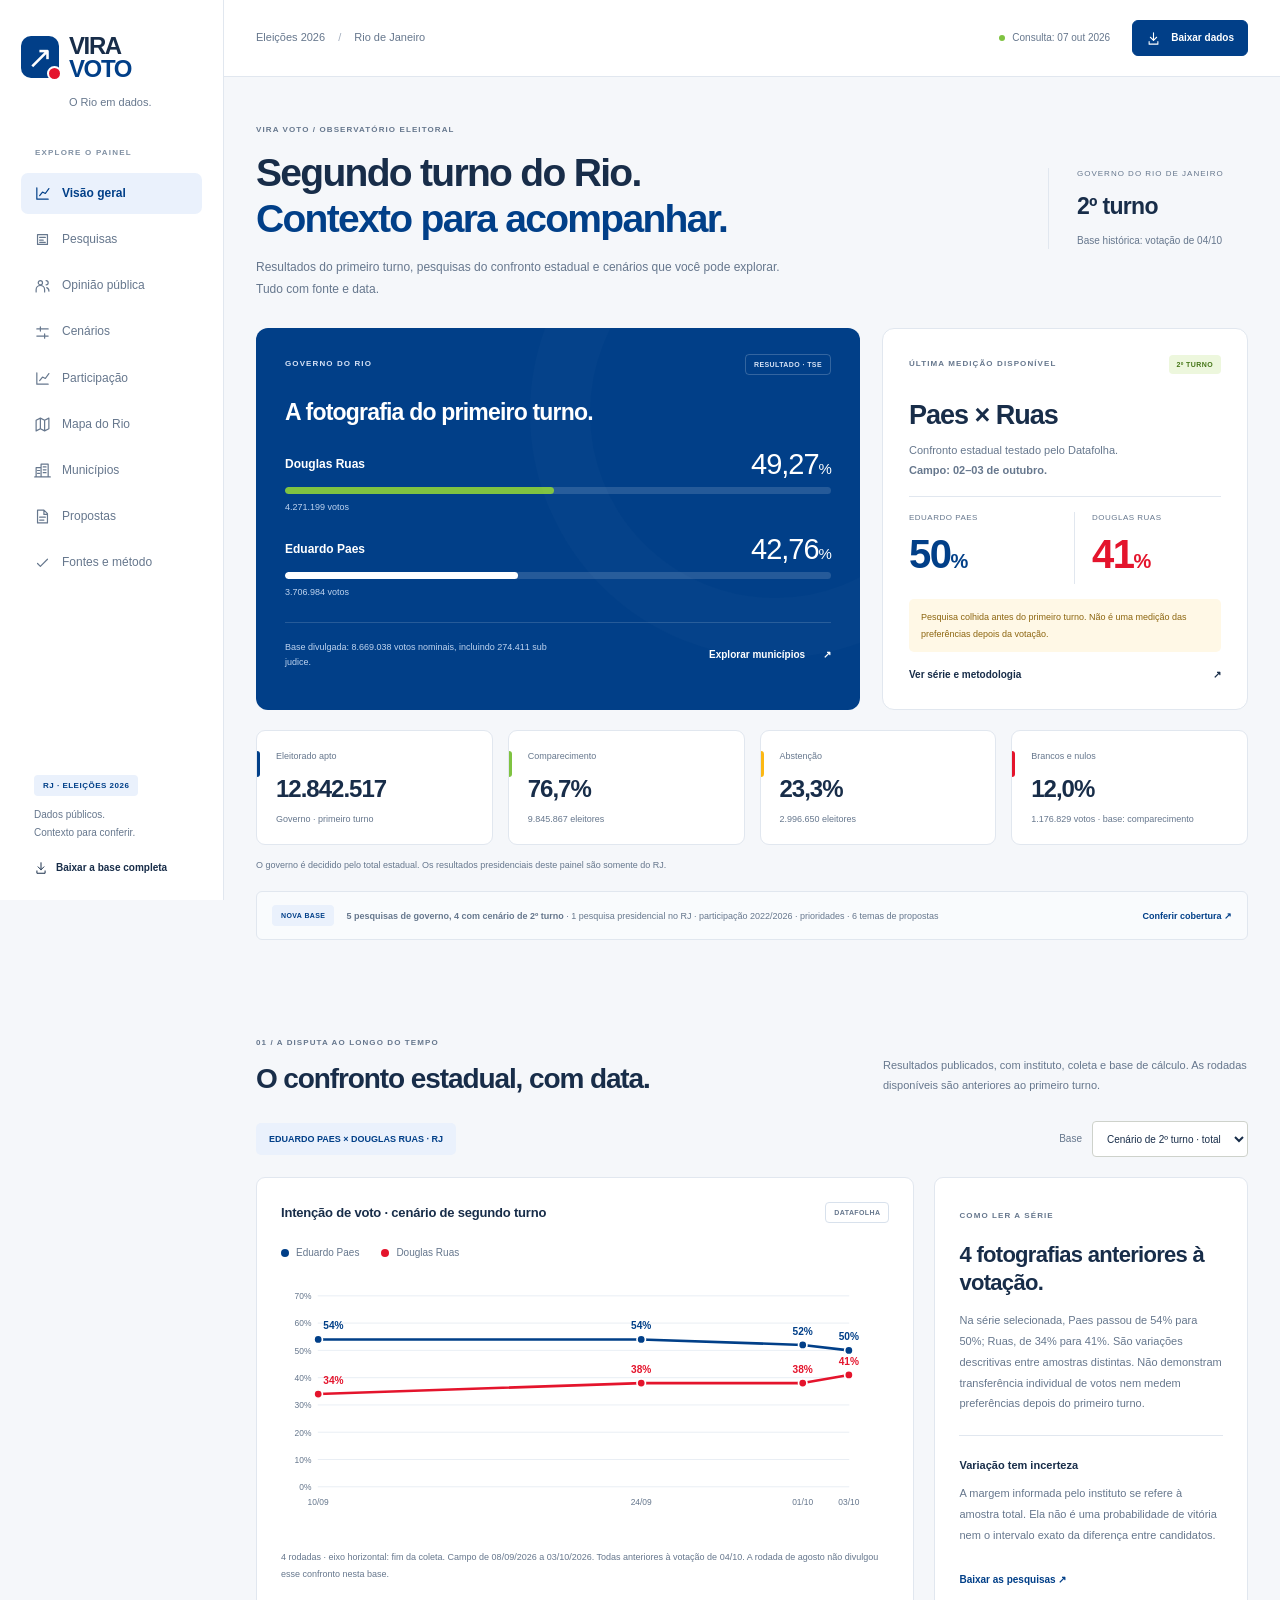
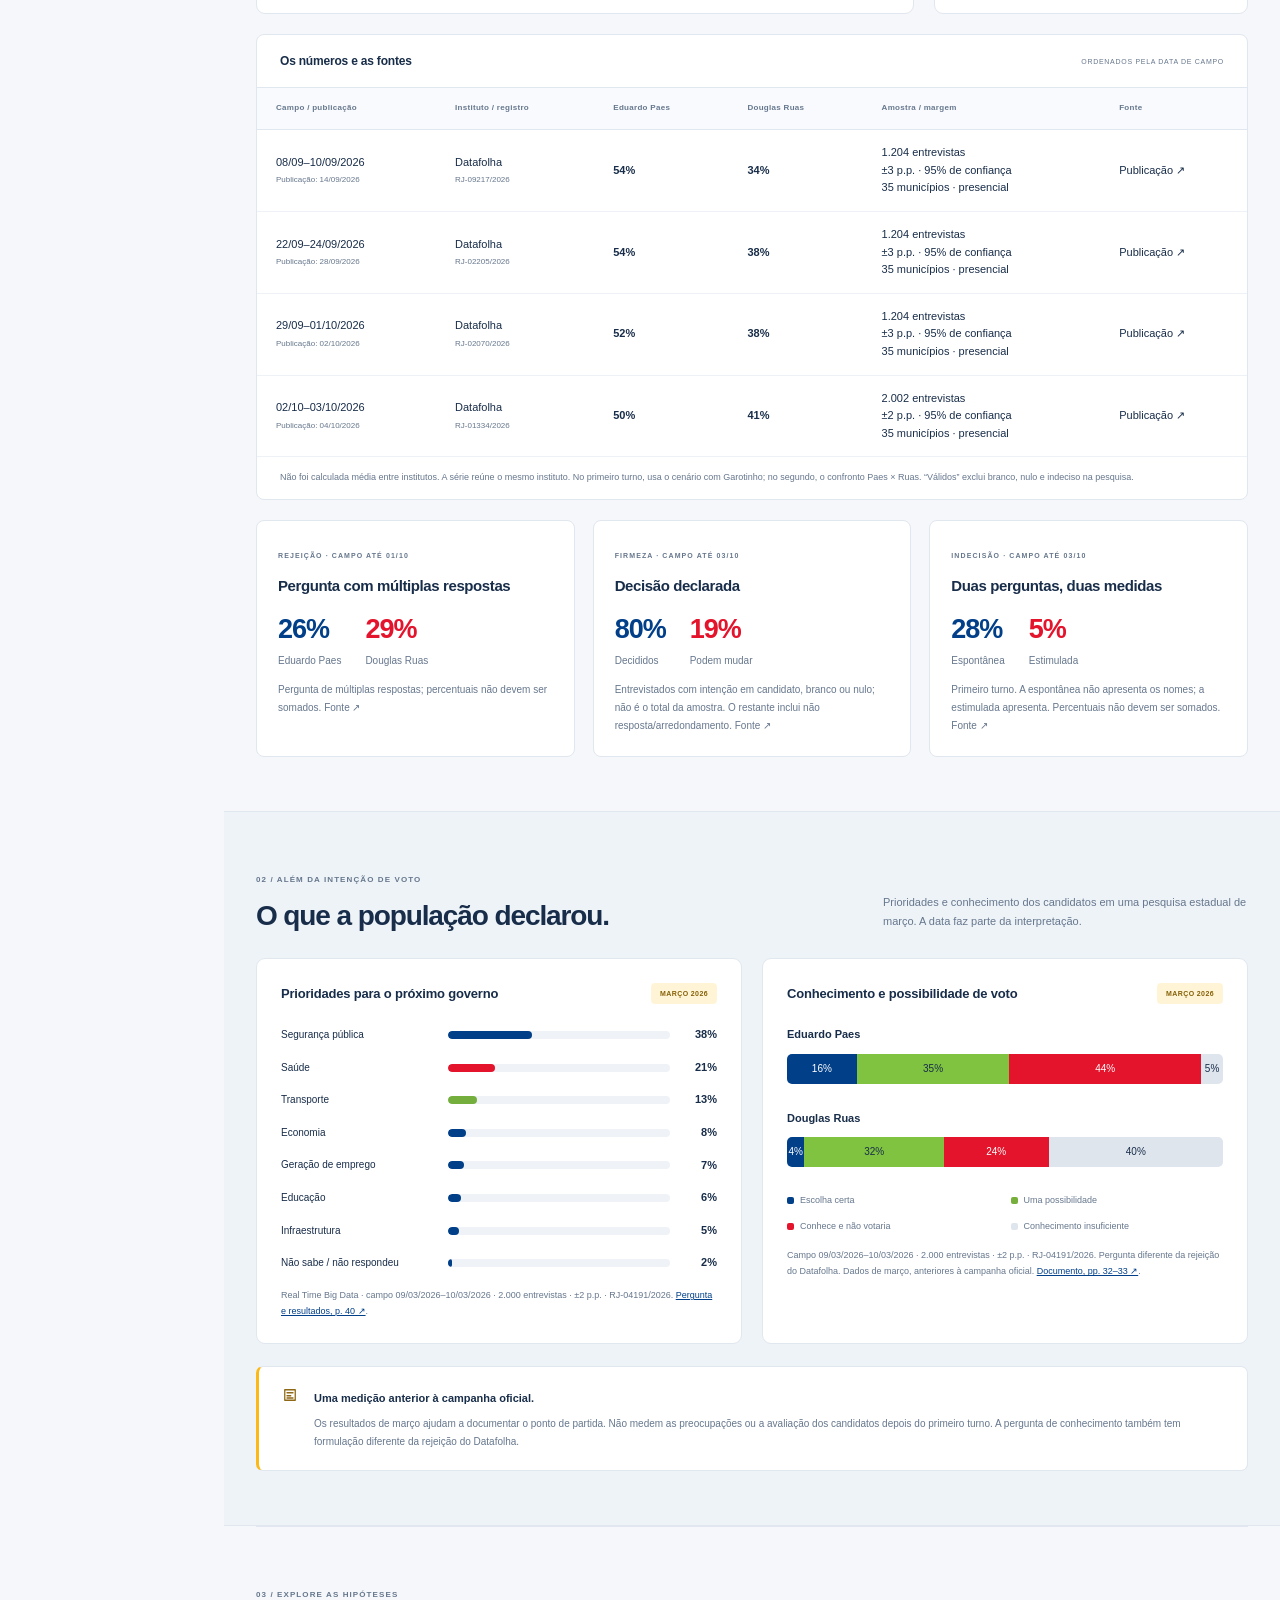
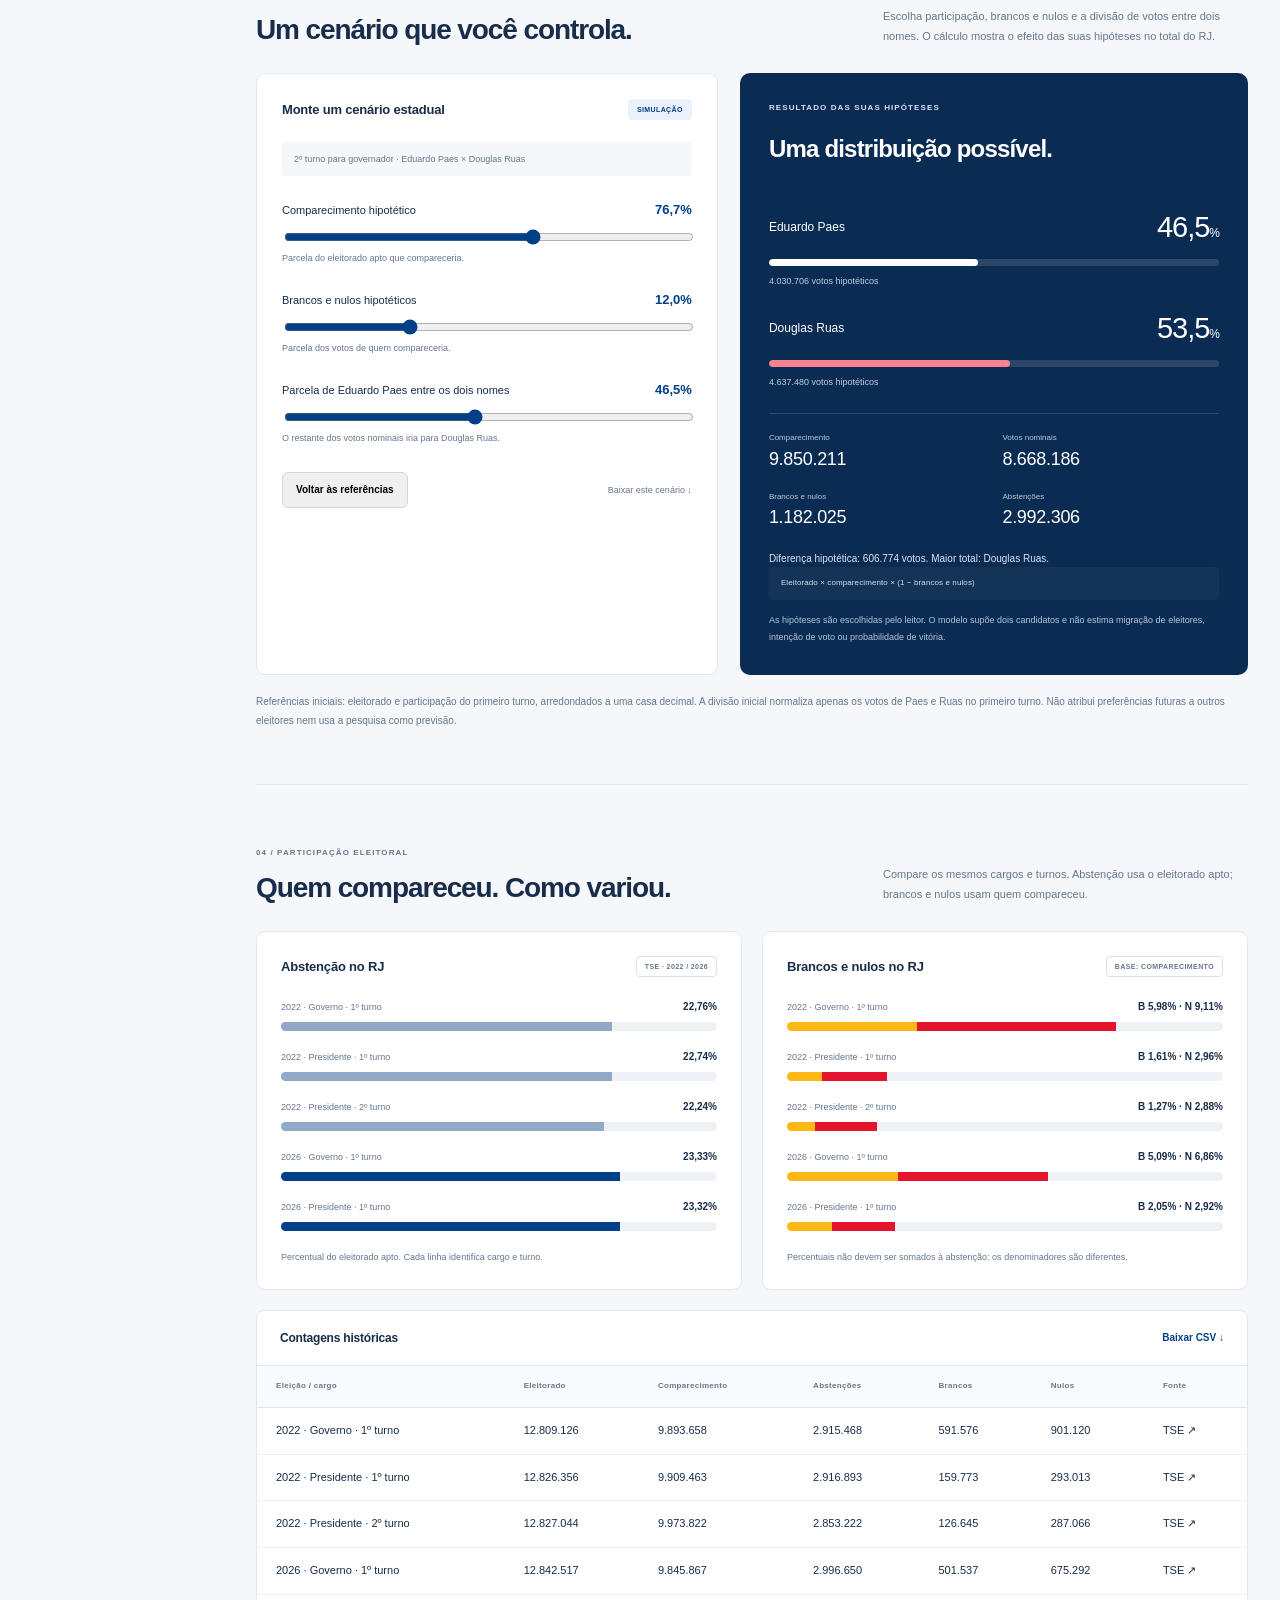
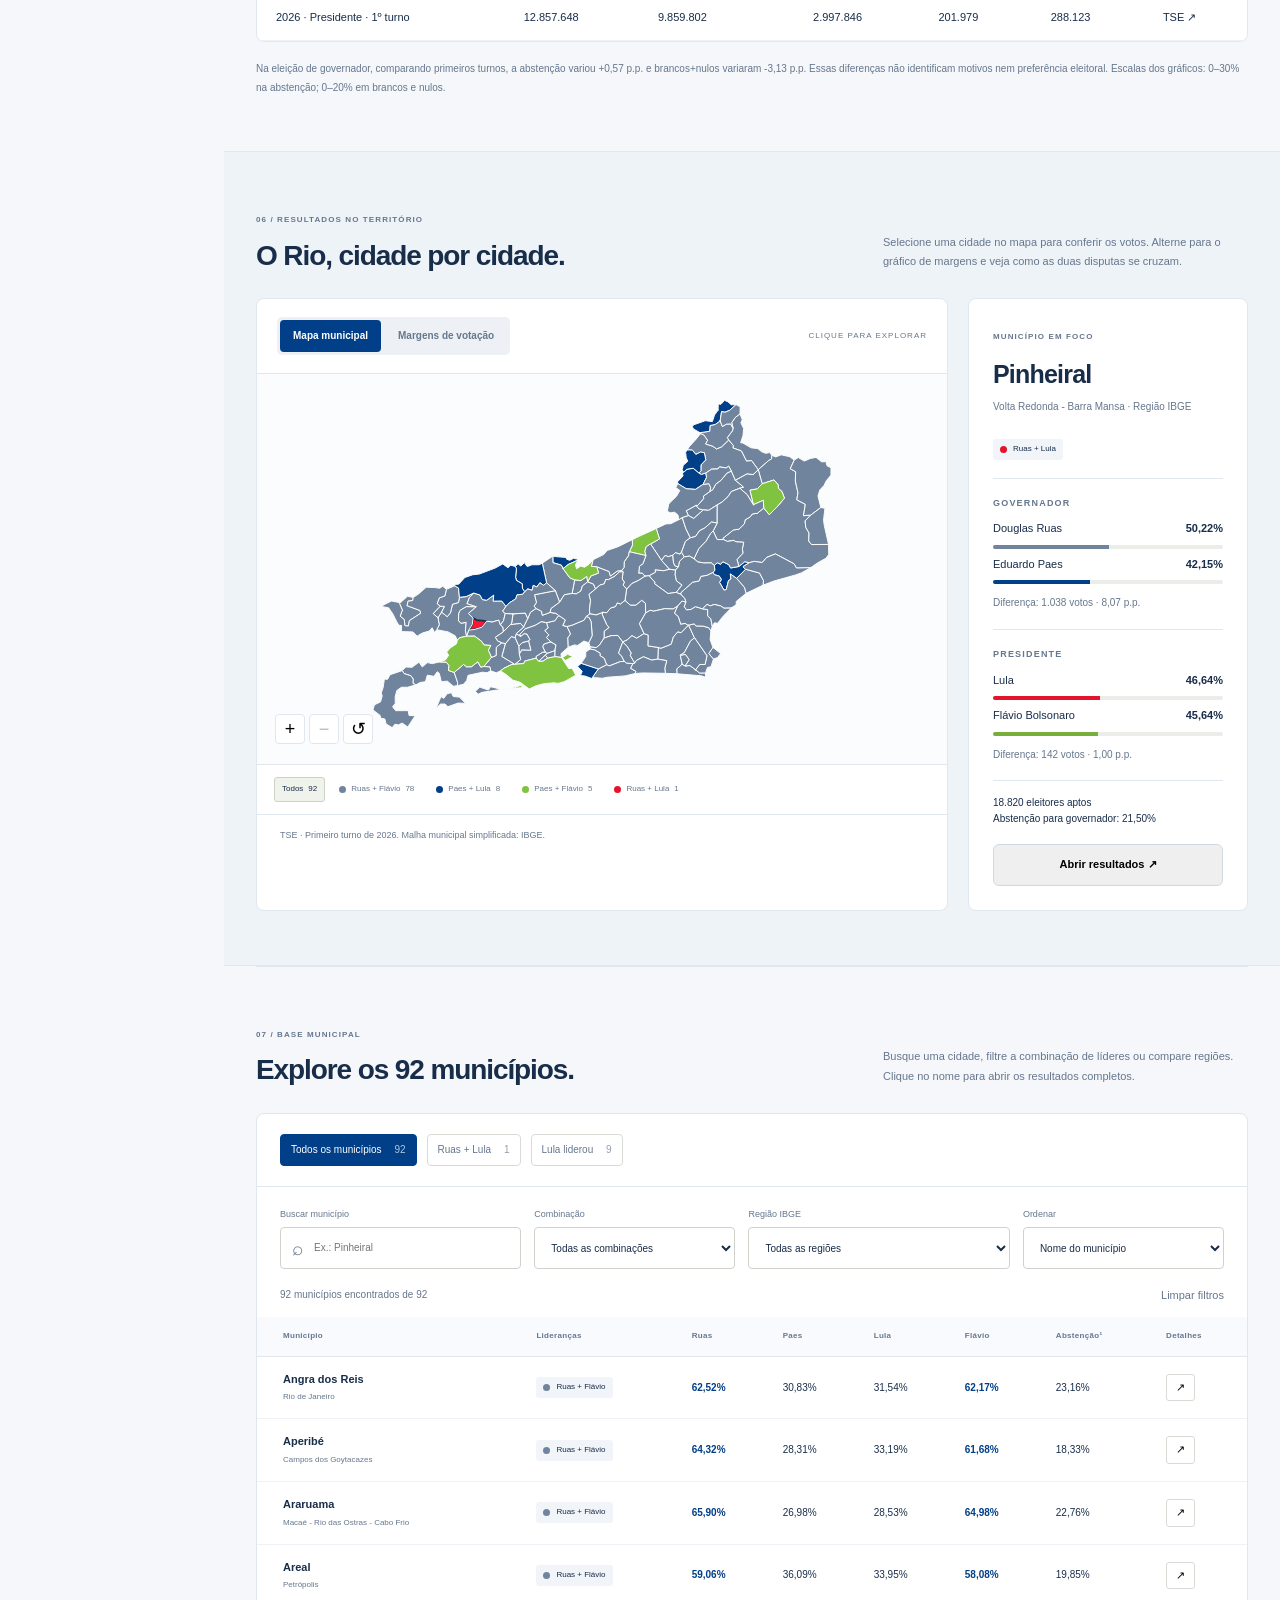
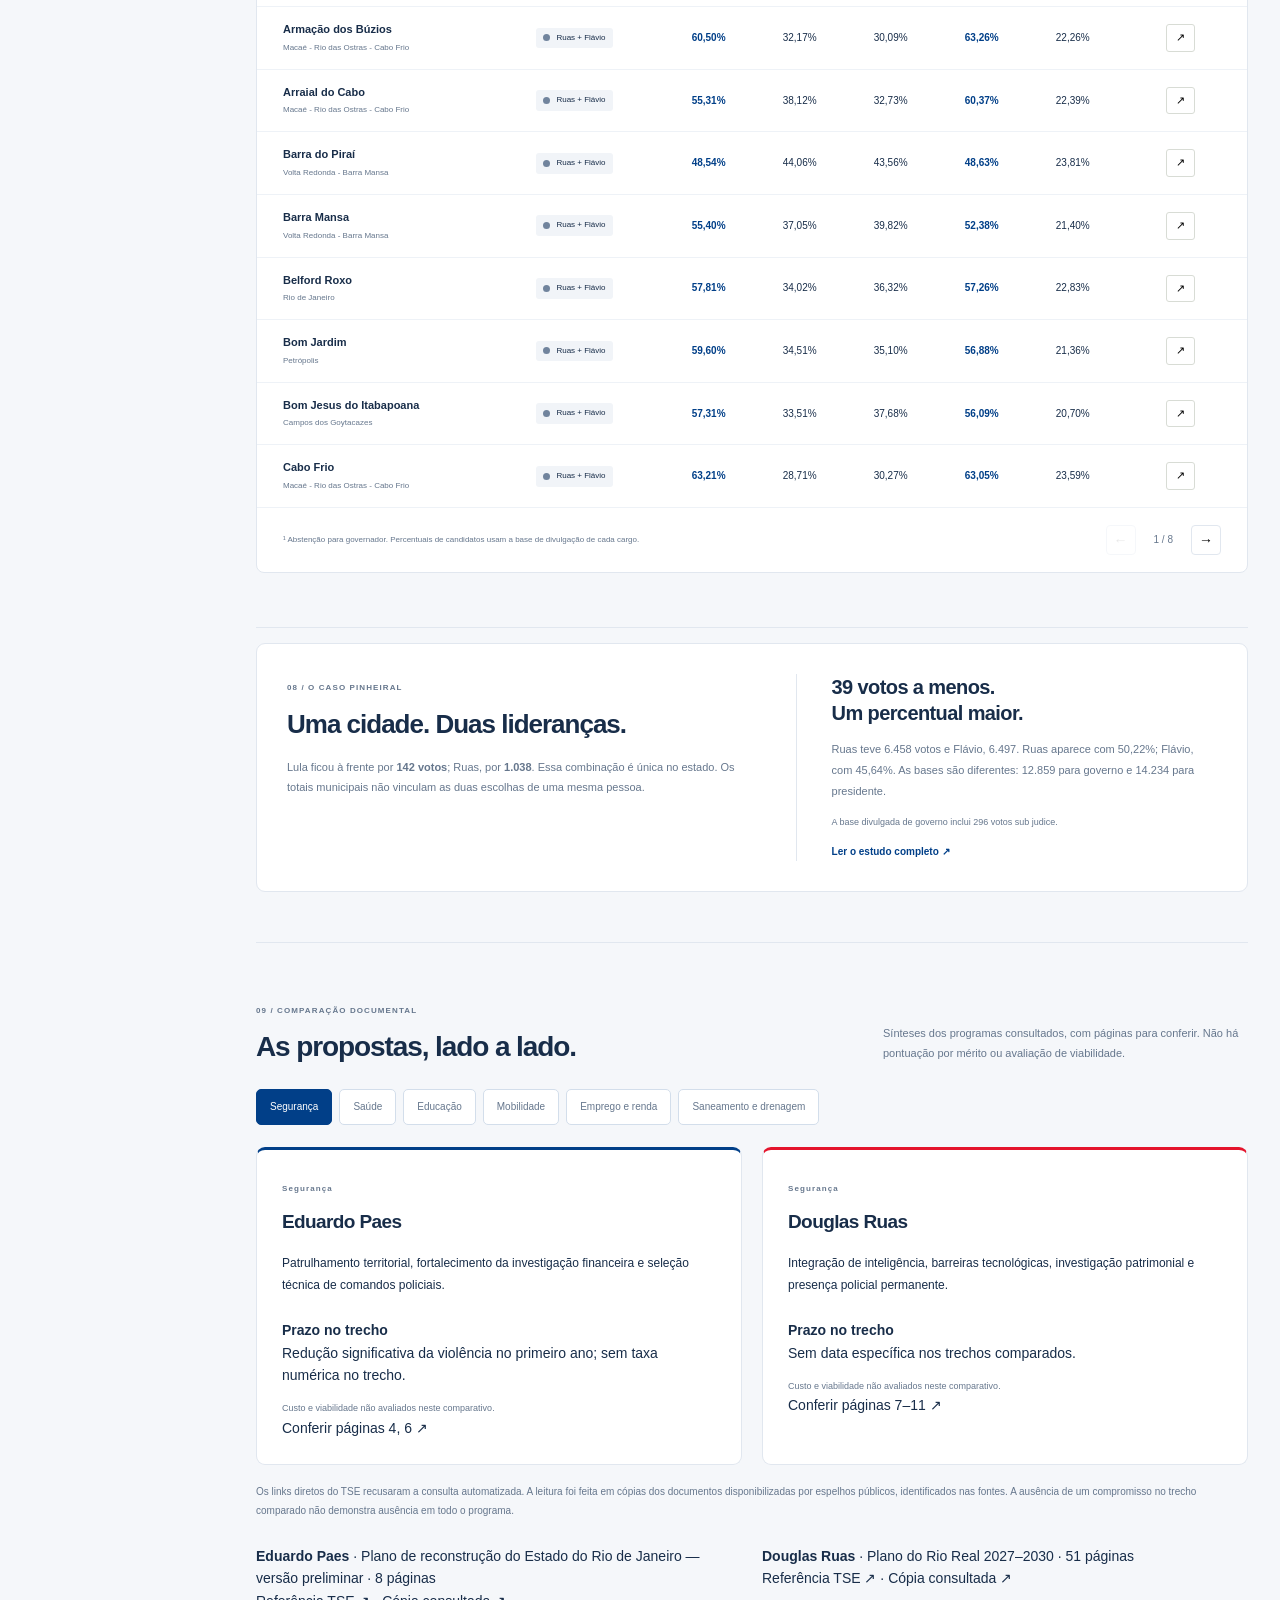
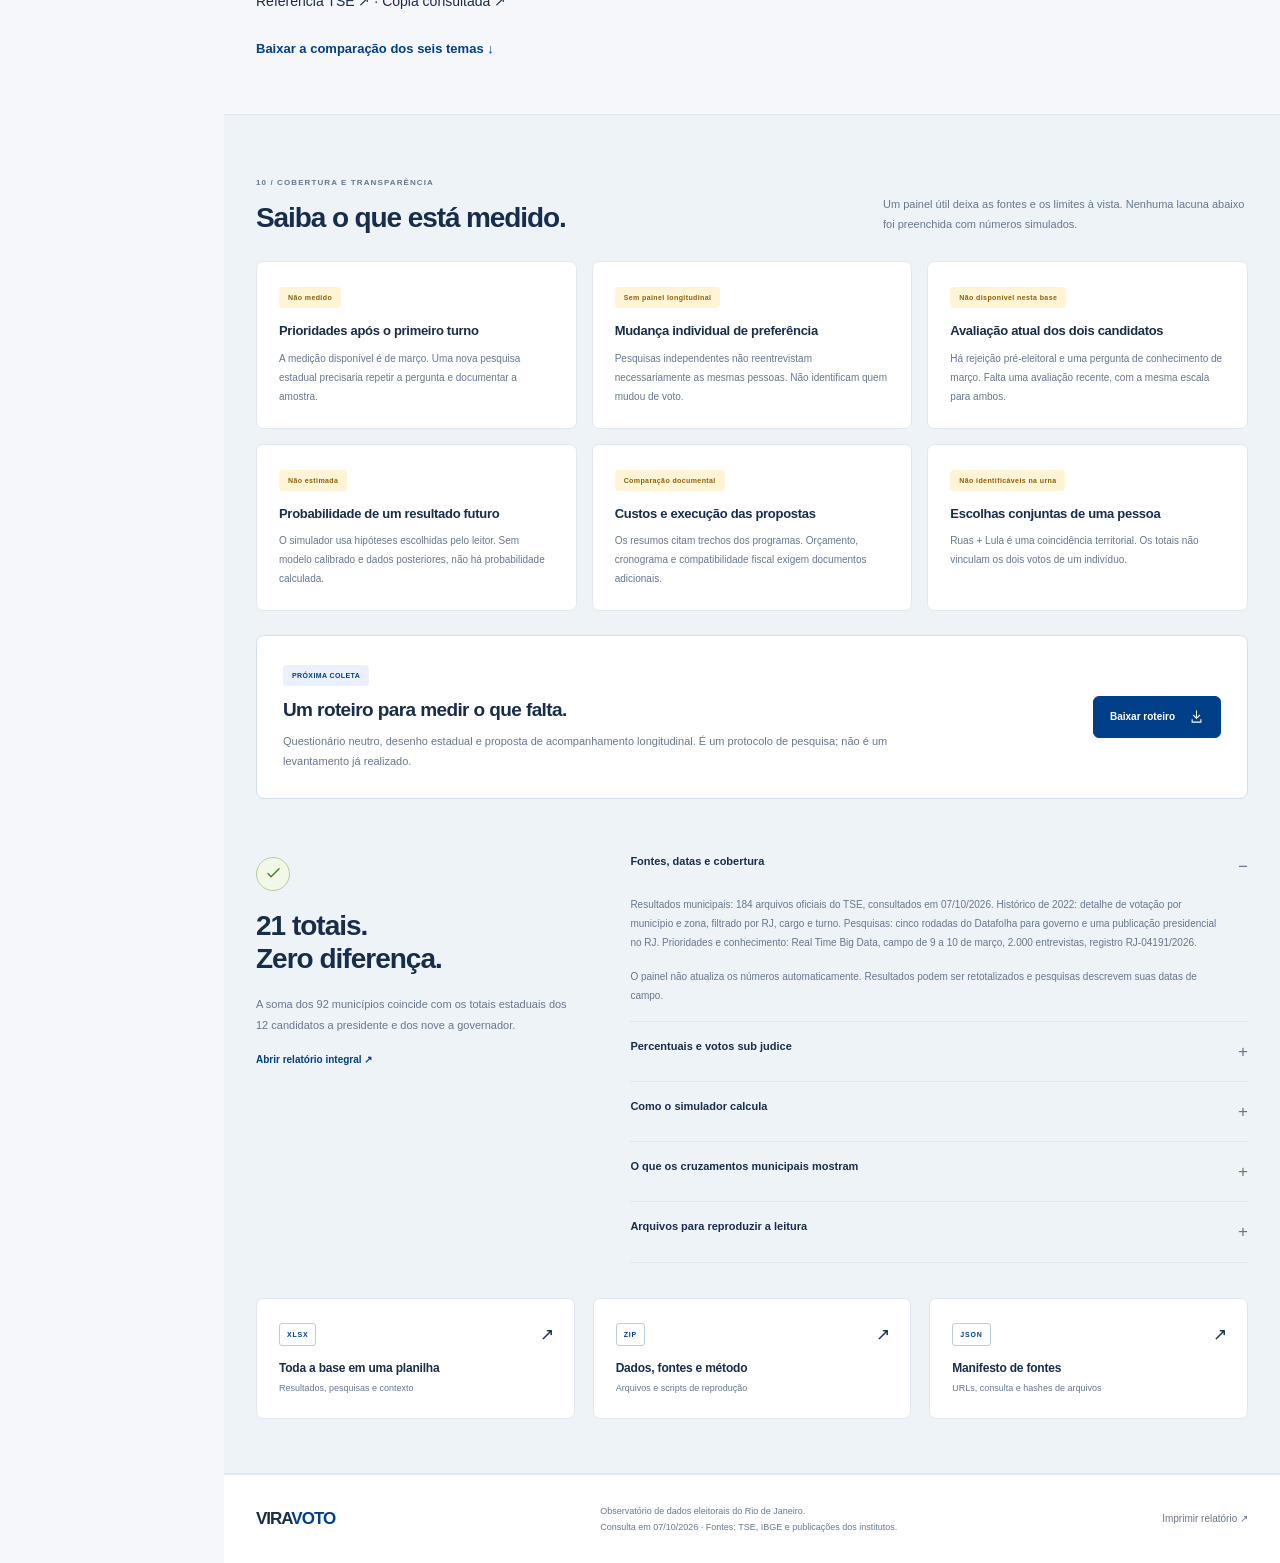
<file: index.html>
<!doctype html>
<html lang="pt-BR">
<head>
<meta charset="utf-8"><meta name="viewport" content="width=device-width, initial-scale=1"><meta name="theme-color" content="#013f88">
<meta name="description" content="Vira Voto: resultados, pesquisas, participação e propostas nas eleições de 2026 no Rio de Janeiro. Explore 92 municípios e simule cenários estaduais com fontes transparentes.">
<meta property="og:title" content="Vira Voto — O Rio em dados"><meta property="og:description" content="Resultados, pesquisas e contexto para entender as eleições no Rio. 92 municípios, fontes abertas e cenários que você pode explorar."><meta property="og:type" content="website"><meta property="og:url" content="https://viravoto.enzostana.space/">
<title>Vira Voto — O Rio em dados</title><link rel="icon" type="image/svg+xml" href="assets/favicon.svg"><link rel="canonical" href="https://viravoto.enzostana.space/">
<link rel="stylesheet" href="assets/styles.css"><link rel="stylesheet" href="assets/viravoto.css"><script src="assets/app.js" defer></script><script src="assets/insights.js" defer></script>
</head>
<body>
<a class="skip-link" href="#conteudo">Ir para o conteúdo</a>
<svg class="icon-definitions" aria-hidden="true" xmlns="http://www.w3.org/2000/svg"><defs>
<symbol id="i-chart" viewBox="0 0 24 24"><path d="M4 4v16h16M8 15l4-5 4 2 5-7"/></symbol><symbol id="i-poll" viewBox="0 0 24 24"><path d="M5 5h14v14H5zM8 9h8M8 13h5M8 16h8"/></symbol><symbol id="i-sliders" viewBox="0 0 24 24"><path d="M4 7h16M4 17h16M9 4v6M15 14v6"/></symbol><symbol id="i-map" viewBox="0 0 24 24"><path d="m3 6 6-3 6 3 6-3v15l-6 3-6-3-6 3zM9 3v15M15 6v15"/></symbol><symbol id="i-city" viewBox="0 0 24 24"><path d="M3 21V8h7v13M10 21V3h10v18M1 21h22M13 7h4M13 11h4M13 15h4M5 12h3M5 16h3"/></symbol><symbol id="i-people" viewBox="0 0 24 24"><circle cx="9" cy="8" r="3"/><path d="M3 21v-3a6 6 0 0 1 12 0v3M17 5a3 3 0 0 1 0 6M18 15a5 5 0 0 1 3 5"/></symbol><symbol id="i-file" viewBox="0 0 24 24"><path d="M5 3h9l5 5v13H5zM14 3v6h5M8 13h8M8 17h6"/></symbol><symbol id="i-check" viewBox="0 0 24 24"><path d="m5 12 4 4 10-10"/></symbol><symbol id="i-down" viewBox="0 0 24 24"><path d="M12 3v12m-5-5 5 5 5-5M5 17v4h14v-4"/></symbol><symbol id="i-arrow" viewBox="0 0 24 24"><path d="M5 12h14m-5-5 5 5-5 5"/></symbol>
</defs></svg>
<aside class="sidebar" aria-label="Navegação principal">
<a class="brand" href="#inicio" aria-label="Vira Voto, início"><span class="brand-symbol" aria-hidden="true">↗</span><span class="brand-name">VIRA<span>VOTO</span></span></a>
<p class="brand-caption">O Rio em dados.</p><div class="nav-label">EXPLORE O PAINEL</div>
<nav><a class="active" href="#inicio"><svg><use href="#i-chart"/></svg>Visão geral</a><a href="#pesquisas"><svg><use href="#i-poll"/></svg>Pesquisas</a><a href="#opiniao"><svg><use href="#i-people"/></svg>Opinião pública</a><a href="#cenarios"><svg><use href="#i-sliders"/></svg>Cenários</a><a href="#participacao"><svg><use href="#i-chart"/></svg>Participação</a><a href="#mapa"><svg><use href="#i-map"/></svg>Mapa do Rio</a><a href="#municipios"><svg><use href="#i-city"/></svg>Municípios</a><a href="#propostas"><svg><use href="#i-file"/></svg>Propostas</a><a href="#fontes"><svg><use href="#i-check"/></svg>Fontes e método</a></nav>
<div class="sidebar-foot"><span class="region-pill">RJ · ELEIÇÕES 2026</span><p>Dados públicos.<br>Contexto para conferir.</p><a href="viravoto-dados.xlsx" download><svg><use href="#i-down"/></svg>Baixar a base completa</a></div>
</aside>
<div class="workspace">
<header class="topbar"><a href="#inicio" class="mobile-brand">VIRA<span>VOTO</span></a><div class="breadcrumb">Eleições 2026 <span>/</span> Rio de Janeiro</div><div class="topbar-actions"><span class="snapshot"><i></i>Consulta: 07 out 2026</span><a class="button button-primary button-small" href="viravoto-dados.xlsx" download><svg><use href="#i-down"/></svg>Baixar dados</a></div></header>
<nav class="mobile-nav" aria-label="Atalhos do painel"><a href="#inicio">Visão geral</a><a href="#pesquisas">Pesquisas</a><a href="#cenarios">Cenários</a><a href="#mapa">Mapa</a><a href="#municipios">Municípios</a><a href="#fontes">Fontes</a></nav>
<main id="conteudo">
<section class="section container overview" id="inicio">
<div class="page-heading"><div><span class="eyebrow">VIRA VOTO / OBSERVATÓRIO ELEITORAL</span><h1>Segundo turno do Rio.<br><span>Contexto para acompanhar.</span></h1><p>Resultados do primeiro turno, pesquisas do confronto estadual e cenários que você pode explorar. Tudo com fonte e data.</p></div><div class="scope-box"><span>GOVERNO DO RIO DE JANEIRO</span><strong>2º turno</strong><small>Base histórica: votação de 04/10</small></div></div>
<div class="overview-grid"><article class="summary-card"><div class="panel-heading"><span class="eyebrow light" id="overview-label">GOVERNO DO RIO</span><span class="badge badge-dark">RESULTADO · TSE</span></div><h2 id="overview-title">A fotografia do primeiro turno.</h2><div id="overview-results" class="overview-results"><p>Carregando resultados…</p></div><div class="summary-bottom"><p id="overview-base">Percentuais da base oficial de divulgação.</p><a href="#municipios">Explorar municípios <span>↗</span></a></div></article><article class="highlight-card"><div class="panel-heading"><span class="eyebrow">ÚLTIMA MEDIÇÃO DISPONÍVEL</span><span class="badge badge-lime">2º TURNO</span></div><h2>Paes × Ruas</h2><p>Confronto estadual testado pelo Datafolha.<br><strong>Campo: 02–03 de outubro.</strong></p><div class="highlight-pair"><div><span>EDUARDO PAES</span><strong>50<small>%</small></strong></div><div><span>DOUGLAS RUAS</span><strong>41<small>%</small></strong></div></div><div class="highlight-caution">Pesquisa colhida antes do primeiro turno. Não é uma medição das preferências depois da votação.</div><a href="#pesquisas">Ver série e metodologia <span>↗</span></a></article></div>
<div id="state-metrics" class="metrics-grid" aria-live="polite"></div>
<p class="scope-note" id="overview-note">O governo é decidido pelo total estadual. Os resultados presidenciais deste painel são somente do RJ.</p>
<div class="coverage-strip"><span class="badge badge-purple">NOVA BASE</span><p><strong>5 pesquisas de governo, 4 com cenário de 2º turno</strong> · 1 pesquisa presidencial no RJ · participação 2022/2026 · prioridades · 6 temas de propostas</p><a href="#fontes">Conferir cobertura ↗</a></div>
</section>
<div id="insights-error" class="container error-message" role="alert" hidden>Não foi possível carregar os novos módulos. <button type="button" id="retry-insights">Tentar novamente</button> ou <a href="viravoto-dados.xlsx">baixar os dados</a>.</div>
<section class="section container" id="pesquisas"><div class="section-heading"><div><span class="eyebrow">01 / A DISPUTA AO LONGO DO TEMPO</span><h2>O confronto estadual, com data.</h2></div><p>Resultados publicados, com instituto, coleta e base de cálculo. As rodadas disponíveis são anteriores ao primeiro turno.</p></div>
<div class="section-toolbar"><span class="scope-pill">EDUARDO PAES × DOUGLAS RUAS · RJ</span><label class="sort-control">Base<select id="poll-basis"><option value="segundo" selected>Cenário de 2º turno · total</option><option value="total">1º turno · total</option><option value="validos">1º turno · válidos</option></select></label></div>
<div class="poll-layout"><article class="panel"><div class="panel-heading"><h3 id="poll-chart-title">Intenção de voto · cenário de segundo turno</h3><span class="badge">DATAFOLHA</span></div><div class="chart-legend" id="poll-legend"></div><div class="chart-frame" id="poll-chart" aria-live="polite"></div><p class="panel-note" id="poll-chart-note"></p></article><aside class="panel poll-context"><span class="eyebrow">COMO LER A SÉRIE</span><h3 id="poll-reading-title">Cinco fotografias.</h3><p id="poll-reading"></p><div class="info-divider"></div><h4>Variação tem incerteza</h4><p>A margem informada pelo instituto se refere à amostra total. Ela não é uma probabilidade de vitória nem o intervalo exato da diferença entre candidatos.</p><a class="text-link" href="pesquisas-estaduais.csv" download>Baixar as pesquisas ↗</a></aside></div>
<div class="data-card"><div class="card-title-row"><h3>Os números e as fontes</h3><span class="table-caption">ORDENADOS PELA DATA DE CAMPO</span></div><div class="table-scroll"><table><thead><tr><th>Campo / publicação</th><th>Instituto / registro</th><th id="poll-col-a">Eduardo Paes</th><th id="poll-col-b">Douglas Ruas</th><th>Amostra / margem</th><th>Fonte</th></tr></thead><tbody id="poll-table"></tbody></table></div><p class="table-footnote">Não foi calculada média entre institutos. A série reúne o mesmo instituto. No primeiro turno, usa o cenário com Garotinho; no segundo, o confronto Paes × Ruas. “Válidos” exclui branco, nulo e indeciso na pesquisa.</p></div>
<div class="opinion-mini-grid" id="poll-extra"></div>
</section>
<section class="section section-tinted" id="opiniao"><div class="container"><div class="section-heading"><div><span class="eyebrow">02 / ALÉM DA INTENÇÃO DE VOTO</span><h2>O que a população declarou.</h2></div><p>Prioridades e conhecimento dos candidatos em uma pesquisa estadual de março. A data faz parte da interpretação.</p></div>
<div class="opinion-grid"><article class="panel"><div class="panel-heading"><h3>Prioridades para o próximo governo</h3><span class="badge badge-amber">MARÇO 2026</span></div><div id="priority-bars"></div><div id="priority-source" class="panel-note"></div></article><article class="panel"><div class="panel-heading"><h3>Conhecimento e possibilidade de voto</h3><span class="badge badge-amber">MARÇO 2026</span></div><div id="knowledge-chart"></div><div id="knowledge-source" class="panel-note"></div></article></div><div class="insight-callout"><svg><use href="#i-poll"/></svg><div><strong>Uma medição anterior à campanha oficial.</strong><p>Os resultados de março ajudam a documentar o ponto de partida. Não medem as preocupações ou a avaliação dos candidatos depois do primeiro turno. A pergunta de conhecimento também tem formulação diferente da rejeição do Datafolha.</p></div></div>
</div></section>
<section class="section container" id="cenarios"><div class="section-heading"><div><span class="eyebrow">03 / EXPLORE AS HIPÓTESES</span><h2>Um cenário que você controla.</h2></div><p>Escolha participação, brancos e nulos e a divisão de votos entre dois nomes. O cálculo mostra o efeito das suas hipóteses no total do RJ.</p></div>
<div class="simulation-layout"><article class="panel simulation-controls"><div class="panel-heading"><h3>Monte um cenário estadual</h3><span class="badge badge-purple">SIMULAÇÃO</span></div><div class="sim-scope">2º turno para governador · Eduardo Paes × Douglas Ruas</div><label class="range-label" for="sim-turnout"><span>Comparecimento hipotético</span><output id="turnout-output" for="sim-turnout">—</output></label><input id="sim-turnout" type="range" min="40" max="100" step="0.1" value="76.7"><p class="range-note">Parcela do eleitorado apto que compareceria.</p><label class="range-label" for="sim-invalid"><span>Brancos e nulos hipotéticos</span><output id="invalid-output" for="sim-invalid">—</output></label><input id="sim-invalid" type="range" min="0" max="40" step="0.1" value="12"><p class="range-note">Parcela dos votos de quem compareceria.</p><label class="range-label" for="sim-share"><span id="sim-share-label">Parcela de Eduardo Paes entre os dois nomes</span><output id="share-output" for="sim-share">—</output></label><input id="sim-share" type="range" min="0" max="100" step="0.1" value="46.5"><p class="range-note" id="sim-share-note">O restante dos votos nominais iria para Douglas Ruas.</p><div class="sim-actions"><button type="button" class="button button-outline button-small" id="reset-simulation">Voltar às referências</button><button type="button" class="text-button" id="download-scenario">Baixar este cenário ↓</button></div></article><article class="simulation-result" aria-live="polite"><span class="eyebrow light">RESULTADO DAS SUAS HIPÓTESES</span><h3 id="sim-title">Uma distribuição possível.</h3><div id="sim-result"></div><div class="sim-equation">Eleitorado × comparecimento × (1 − brancos e nulos)</div><p class="sim-disclaimer">As hipóteses são escolhidas pelo leitor. O modelo supõe dois candidatos e não estima migração de eleitores, intenção de voto ou probabilidade de vitória.</p></article></div><p class="section-footnote" id="sim-baseline-note"></p>
</section>
<section class="section container" id="participacao"><div class="section-heading"><div><span class="eyebrow">04 / PARTICIPAÇÃO ELEITORAL</span><h2>Quem compareceu. Como variou.</h2></div><p>Compare os mesmos cargos e turnos. Abstenção usa o eleitorado apto; brancos e nulos usam quem compareceu.</p></div><div class="participation-grid"><article class="panel"><div class="panel-heading"><h3>Abstenção no RJ</h3><span class="badge">TSE · 2022 / 2026</span></div><div id="turnout-history"></div><p class="panel-note">Percentual do eleitorado apto. Cada linha identifica cargo e turno.</p></article><article class="panel"><div class="panel-heading"><h3>Brancos e nulos no RJ</h3><span class="badge">BASE: COMPARECIMENTO</span></div><div id="invalid-history"></div><p class="panel-note">Percentuais não devem ser somados à abstenção: os denominadores são diferentes.</p></article></div><div class="data-card"><div class="card-title-row"><h3>Contagens históricas</h3><a class="text-link" href="participacao-historica.csv" download>Baixar CSV ↓</a></div><div class="table-scroll"><table><thead><tr><th>Eleição / cargo</th><th>Eleitorado</th><th>Comparecimento</th><th>Abstenções</th><th>Brancos</th><th>Nulos</th><th>Fonte</th></tr></thead><tbody id="history-table"></tbody></table></div></div><p class="section-footnote" id="history-reading"></p></section>
<div id="load-error" class="container error-message" role="alert" hidden>Não foi possível carregar o mapa e os municípios. <button type="button" id="retry-load">Tentar novamente</button> ou <a href="relatorio-completo.html">ler o relatório completo</a>.</div>
    <section class="section section-tinted" id="mapa"><div class="container">
      <div class="section-heading"><div><span class="eyebrow">06 / RESULTADOS NO TERRITÓRIO</span><h2>O Rio, cidade por cidade.</h2></div><p>Selecione uma cidade no mapa para conferir os votos. Alterne para o gráfico de margens e veja como as duas disputas se cruzam.</p></div>
      <div class="map-layout"><div class="data-card map-card"><div class="card-title-row"><div class="segmented compact" role="group" aria-label="Visualização"><button data-viz="map" aria-pressed="true" type="button">Mapa municipal</button><button data-viz="scatter" aria-pressed="false" type="button">Margens de votação</button></div><span class="map-hint">CLIQUE PARA EXPLORAR</span></div>
      <div class="map-stage" id="map-stage"><div id="map-view"><div id="map-host" class="map-host" aria-busy="true"></div><div class="map-controls"><button id="map-zoom-in" type="button" aria-label="Aproximar o mapa">+</button><button id="map-zoom-out" type="button" aria-label="Afastar o mapa">−</button><button id="map-reset" type="button" aria-label="Ver o mapa completo">↺</button></div></div><div id="scatter-view" hidden><div id="scatter-host"></div><p class="scatter-explainer">À direita do zero, Lula lidera. Acima do zero, Ruas lidera.</p></div><div class="map-tooltip" id="map-tooltip" role="tooltip" hidden></div></div>
      <div class="map-legend" aria-label="Filtrar combinações do mapa"><button type="button" data-map-group="" aria-pressed="true">Todos <b>92</b></button><button type="button" data-map-group="ruas-flavio" aria-pressed="false"><i class="dot ruas-flavio"></i>Ruas + Flávio <b>78</b></button><button type="button" data-map-group="paes-lula" aria-pressed="false"><i class="dot paes-lula"></i>Paes + Lula <b>8</b></button><button type="button" data-map-group="paes-flavio" aria-pressed="false"><i class="dot paes-flavio"></i>Paes + Flávio <b>5</b></button><button type="button" data-map-group="ruas-lula" aria-pressed="false"><i class="dot ruas-lula"></i>Ruas + Lula <b>1</b></button></div><p class="table-footnote">TSE · Primeiro turno de 2026. Malha municipal simplificada: IBGE.</p></div>
      <aside class="data-card municipality-inspector" id="map-inspector" aria-live="polite"><span class="eyebrow">MUNICÍPIO EM FOCO</span><h3>Pinheiral</h3><p>Carregando os dados…</p></aside></div>
    </div></section>

    <section class="section container" id="municipios">
      <div class="section-heading"><div><span class="eyebrow">07 / BASE MUNICIPAL</span><h2>Explore os 92 municípios.</h2></div><p>Busque uma cidade, filtre a combinação de líderes ou compare regiões. Clique no nome para abrir os resultados completos.</p></div>
      <div class="data-card explorer"><div class="quick-filters" role="group" aria-label="Recortes rápidos"><button type="button" data-quick="all" aria-pressed="true">Todos os municípios <b>92</b></button><button type="button" data-quick="joint" aria-pressed="false">Ruas + Lula <b>1</b></button><button type="button" data-quick="lula" aria-pressed="false">Lula liderou <b>9</b></button></div>
      <div class="explorer-filters"><label class="search-field"><span>Buscar município</span><div class="input-wrap"><span aria-hidden="true">⌕</span><input id="municipio-search" type="search" placeholder="Ex.: Pinheiral" autocomplete="off"></div></label><label>Combinação<select id="municipio-group"><option value="">Todas as combinações</option><option value="ruas-lula">Ruas + Lula</option><option value="paes-lula">Paes + Lula</option><option value="ruas-flavio">Ruas + Flávio</option><option value="paes-flavio">Paes + Flávio</option></select></label><label>Região IBGE<select id="municipio-region"><option value="">Todas as regiões</option></select></label><label>Ordenar<select id="municipio-sort"><option value="name">Nome do município</option><option value="ruas">Maior percentual de Ruas</option><option value="paes">Maior percentual de Paes</option><option value="lula">Maior percentual de Lula</option><option value="flavio">Maior percentual de Flávio</option><option value="electorate">Maior eleitorado</option></select></label></div>
      <div class="results-topline"><p id="municipio-count" role="status">Carregando municípios…</p><button class="text-button" id="clear-filters" type="button">Limpar filtros</button></div>
      <div class="table-scroll"><table class="municipality-table"><thead><tr><th scope="col">Município</th><th scope="col">Lideranças</th><th scope="col">Ruas</th><th scope="col">Paes</th><th scope="col">Lula</th><th scope="col">Flávio</th><th scope="col">Abstenção¹</th><th scope="col">Detalhes</th></tr></thead><tbody id="municipio-body"></tbody></table></div>
      <div class="pagination"><p>¹ Abstenção para governador. Percentuais de candidatos usam a base de divulgação de cada cargo.</p><div><button id="previous-page" type="button" aria-label="Página anterior">←</button><span id="page-label">1 / 8</span><button id="next-page" type="button" aria-label="Próxima página">→</button></div></div></div>
    </section>

<section class="section container pinheiral-section" id="pinheiral"><article class="pinheiral-explainer"><div><span class="eyebrow">08 / O CASO PINHEIRAL</span><h2>Uma cidade. Duas lideranças.</h2><p>Lula ficou à frente por <strong>142 votos</strong>; Ruas, por <strong>1.038</strong>. Essa combinação é única no estado. Os totais municipais não vinculam as duas escolhas de uma mesma pessoa.</p></div><div class="pinheiral-details"><h3>39 votos a menos.<br>Um percentual maior.</h3><p>Ruas teve 6.458 votos e Flávio, 6.497. Ruas aparece com 50,22%; Flávio, com 45,64%. As bases são diferentes: 12.859 para governo e 14.234 para presidente.</p><small>A base divulgada de governo inclui 296 votos sub judice.</small><a class="text-link" href="relatorio-completo.html">Ler o estudo completo ↗</a></div></article></section>
<section class="section container" id="propostas"><div class="section-heading"><div><span class="eyebrow">09 / COMPARAÇÃO DOCUMENTAL</span><h2>As propostas, lado a lado.</h2></div><p>Sínteses dos programas consultados, com páginas para conferir. Não há pontuação por mérito ou avaliação de viabilidade.</p></div><div class="proposal-tabs" id="proposal-tabs" role="group" aria-label="Tema das propostas"></div><div id="proposal-content" class="proposal-grid"></div><p class="section-footnote">Os links diretos do TSE recusaram a consulta automatizada. A leitura foi feita em cópias dos documentos disponibilizadas por espelhos públicos, identificados nas fontes. A ausência de um compromisso no trecho comparado não demonstra ausência em todo o programa.</p><div class="proposal-links" id="program-links"></div><a class="text-link" href="matriz-propostas.csv" download>Baixar a comparação dos seis temas ↓</a></section>
<section class="section section-tinted" id="fontes"><div class="container"><div class="section-heading"><div><span class="eyebrow">10 / COBERTURA E TRANSPARÊNCIA</span><h2>Saiba o que está medido.</h2></div><p>Um painel útil deixa as fontes e os limites à vista. Nenhuma lacuna abaixo foi preenchida com números simulados.</p></div><div class="data-status-grid" id="data-status-grid"></div><div class="research-box"><div><span class="badge badge-purple">PRÓXIMA COLETA</span><h3>Um roteiro para medir o que falta.</h3><p>Questionário neutro, desenho estadual e proposta de acompanhamento longitudinal. É um protocolo de pesquisa; não é um levantamento já realizado.</p></div><a class="button button-primary" href="roteiro-pesquisa.md" download>Baixar roteiro <svg><use href="#i-down"/></svg></a></div>
<div class="methodology-grid"><article class="audit-card"><span class="audit-icon"><svg><use href="#i-check"/></svg></span><h3>21 totais.<br>Zero diferença.</h3><p>A soma dos 92 municípios coincide com os totais estaduais dos 12 candidatos a presidente e dos nove a governador.</p><a class="text-link" href="relatorio-completo.html">Abrir relatório integral ↗</a></article><div class="accordions"><details open><summary>Fontes, datas e cobertura</summary><p>Resultados municipais: 184 arquivos oficiais do TSE, consultados em 07/10/2026. Histórico de 2022: detalhe de votação por município e zona, filtrado por RJ, cargo e turno. Pesquisas: cinco rodadas do Datafolha para governo e uma publicação presidencial no RJ. Prioridades e conhecimento: Real Time Big Data, campo de 9 a 10 de março, 2.000 entrevistas, registro RJ-04191/2026.</p><p>O painel não atualiza os números automaticamente. Resultados podem ser retotalizados e pesquisas descrevem suas datas de campo.</p></details><details><summary>Percentuais e votos sub judice</summary><p>Os candidatos usam a base divulgada pelo TSE para cada cargo. Para governo, ela inclui votos anulados sub judice, conservados separadamente. Brancos e nulos usam comparecimento; abstenções usam eleitorado. Na pesquisa, “válidos” exclui branco, nulo e indeciso: é uma base diferente do total de entrevistados.</p></details><details><summary>Como o simulador calcula</summary><p>O leitor define três hipóteses estaduais: comparecimento, brancos e nulos e divisão dos votos nominais entre dois nomes. O eleitorado vem da fotografia do primeiro turno. Contagens são arredondadas para inteiros, mantendo a soma. A referência de divisão inicial normaliza somente os votos dos dois nomes, sem atribuir a eles preferências futuras de outros eleitores.</p><p>O cenário não é pesquisa, previsão, probabilidade ou estimativa de transferência. A presidência é decidida pelo total nacional: a simulação deste painel abrange somente o RJ.</p></details><details><summary>O que os cruzamentos municipais mostram</summary><p>As duas listas de candidatos foram ordenadas por votos e unidas pelo código municipal do TSE. Uma combinação de líderes descreve o território. Os dados não revelam escolhas conjuntas, motivações ou mudanças individuais. Regiões e malha municipal são do IBGE.</p></details><details><summary>Arquivos para reproduzir a leitura</summary><p>A planilha reúne municípios, auditoria, pesquisas, participação, prioridades, conhecimento e propostas. Os CSVs mantêm números, datas e links. O pacote contém os arquivos eleitorais originais e scripts, além das novas tabelas e um manifesto de fontes. Os PDFs dos institutos são referenciados nos links de origem.</p></details></div></div>
<div class="downloads" id="downloads"><a href="viravoto-dados.xlsx" download><span class="file-icon">XLSX</span><h3>Toda a base em uma planilha</h3><p>Resultados, pesquisas e contexto</p><span class="download-arrow">↗</span></a><a href="viravoto-dados.zip" download><span class="file-icon">ZIP</span><h3>Dados, fontes e método</h3><p>Arquivos e scripts de reprodução</p><span class="download-arrow">↗</span></a><a href="fontes-viravoto.json" download><span class="file-icon">JSON</span><h3>Manifesto de fontes</h3><p>URLs, consulta e hashes de arquivos</p><span class="download-arrow">↗</span></a></div>
</div></section>
</main>
<footer><div class="container footer-inner"><a class="footer-brand" href="#inicio">VIRA<span>VOTO</span></a><p>Observatório de dados eleitorais do Rio de Janeiro.<br>Consulta em 07/10/2026 · Fontes: TSE, IBGE e publicações dos institutos.</p><button class="text-button" id="print-report" type="button">Imprimir relatório ↗</button></div></footer>
</div>
<dialog id="municipality-dialog" aria-labelledby="dialog-title"><button class="dialog-close" id="dialog-close" type="button" aria-label="Fechar detalhes">×</button><div id="dialog-content"></div></dialog>
<noscript><div class="noscript-note">Os filtros e gráficos usam JavaScript. <a href="relatorio-completo.html">Abra o relatório para leitura</a> ou <a href="viravoto-dados.xlsx">baixe a planilha completa</a>.</div></noscript>
</body></html>
</file>
<file: assets/styles.css>
:root{--paper:#f7f6f1;--white:#fff;--ink:#172b35;--muted:#63716d;--line:#dddeda;--gold:#edbb67;--blue:#1f4b67;--red:#b45d5a;--gray:#9ba5ad;--yellow:#e4a445}*{box-sizing:border-box}html{scroll-behavior:smooth;scroll-padding-top:90px}body{margin:0;background:var(--paper);color:var(--ink);font:15px/1.6 Arial,Helvetica,sans-serif}button,input,select{font:inherit}button,a,input,select{touch-action:manipulation}button{cursor:pointer}a{color:inherit;text-decoration:none}a:hover{text-decoration:underline}button:focus-visible,a:focus-visible,input:focus-visible,select:focus-visible,summary:focus-visible,svg [tabindex]:focus-visible{outline:3px solid #ce891e;outline-offset:4px}[hidden]{display:none!important}.container{width:min(1220px,calc(100% - 80px));margin-inline:auto}.site-header{background:var(--paper);border-bottom:1px solid var(--line)}.header-inner{height:100px;display:flex;align-items:center;justify-content:space-between;gap:24px}.brand{display:flex;align-items:center;gap:15px}.brand:hover{text-decoration:none}.brand-mark{font-size:32px;letter-spacing:-2px;font-weight:800;line-height:1;border-right:1px solid var(--line);padding-right:16px}.brand-mark span{color:#a1742d}.brand-copy{font-size:11px;font-weight:800;letter-spacing:1.7px;line-height:1.8}.brand-copy small{display:block;font-size:8px;letter-spacing:1.2px;font-weight:500}.header-inner nav{display:flex;gap:28px;font-size:13px}.button{display:inline-flex;align-items:center;justify-content:center;gap:24px;padding:14px 22px;font-size:13px;font-weight:700;border:1px solid transparent;border-radius:4px}.button:hover{text-decoration:none;filter:brightness(.96)}.button-small{padding:10px 17px}.button-outline{border-color:#aab2af}.button-gold{background:var(--gold);color:var(--ink)}.text-link{font-size:13px;font-weight:700;display:inline-flex;gap:20px;align-items:center}.light{color:#e3e9e8}.hero{background:var(--ink);color:#f7f7f0;padding:70px 0 84px;overflow:hidden}.hero-grid{display:grid;grid-template-columns:1.45fr 1fr;gap:80px;align-items:center}.eyebrow{font-size:10px;letter-spacing:1.8px;font-weight:700;display:inline-block}.status-dot{display:inline-block;width:6px;height:6px;background:var(--gold);border-radius:50%;margin-right:8px;vertical-align:middle}h1,h2,h3,p{margin-top:0}h1,h2,.exception-card h2,.context-card h3{font-family:Georgia,'Times New Roman',serif;font-weight:400;letter-spacing:-1.8px;line-height:1.12}h1{font-size:clamp(42px,4.5vw,64px);margin:22px 0}h1 em,h2 em,.context-card em{font-weight:400;color:#c28e43}h1 em,.section-ink h2 em{color:var(--gold)}.hero-copy>p{font-size:16px;color:#c3cdcb;max-width:490px;line-height:1.8}.hero-actions{display:flex;align-items:center;gap:28px;margin:30px 0}.hero-source{font-size:9px;letter-spacing:1.3px;color:#a9b8b9}.hero-source span{margin:0 9px}.exception-card{border:1px solid #c9974e;background:#23363c;padding:28px 32px;position:relative;border-radius:6px}.exception-top{display:flex;align-items:center;justify-content:space-between;gap:10px;color:var(--gold)}.small-tag{display:inline-block;font-size:9px;font-weight:700;letter-spacing:.8px;border:1px solid currentColor;border-radius:3px;padding:3px 8px;white-space:nowrap}.pin-icon{width:35px;height:40px;margin:22px 0 12px}.pin-icon svg{width:100%;height:100%;fill:none;stroke:var(--gold);stroke-width:1.5}.exception-card h2{font-size:48px;margin:0 0 12px}.exception-card>p{font-size:13px;color:#c3cdcb;max-width:330px}.exception-card strong{color:#fff}.exception-results{display:grid;grid-template-columns:1fr 1fr;border-top:1px solid #4a5757;border-bottom:1px solid #4a5757;margin-top:24px;padding:18px 0}.exception-results>div+div{border-left:1px solid #4a5757;padding-left:25px}.exception-results span{display:block;font-size:9px;letter-spacing:1.2px;color:#c0cbca}.exception-results strong{display:block;font-size:36px;letter-spacing:-1px;font-weight:500;line-height:1.5}.exception-results small{font-size:18px}.exception-results em{display:block;font-size:11px;font-style:normal;color:#b9c6c4}.exception-link{display:flex;justify-content:space-between;color:var(--gold);font-size:12px;font-weight:700;padding-top:20px}.metrics{display:grid;grid-template-columns:repeat(4,1fr);background:var(--paper);border-bottom:1px solid var(--line);padding-top:30px;padding-bottom:30px}.metric{padding:8px 28px;border-right:1px solid var(--line)}.metric:first-child{padding-left:0}.metric:last-child{border:0}.metric-label{font-size:9px;letter-spacing:1px;font-weight:700}.metric>strong{font:45px/1.4 Georgia,serif;display:block}.metric>strong span{font:12px Arial,sans-serif;color:var(--muted);margin-left:12px}.metric p{font-size:11px;color:var(--muted);margin:0}.metric-accent strong{color:#a47123}.section{padding-top:86px;padding-bottom:86px}.section-heading{display:flex;justify-content:space-between;gap:60px;align-items:flex-end;margin-bottom:34px}.section-heading h2{font-size:43px;margin:14px 0 0}.section-heading>p{max-width:360px;color:var(--muted);font-size:13px;margin:0 0 4px;line-height:1.9}.section-tinted{background:#eeefe9;border-top:1px solid var(--line);border-bottom:1px solid var(--line)}.ranking-toolbar{display:flex;justify-content:space-between;gap:20px;align-items:center}.segmented{display:flex;gap:4px;background:#e9eae4;padding:4px;border-radius:6px}.segmented button{border:0;background:transparent;padding:12px 20px;color:var(--muted);border-radius:4px;font-size:13px;font-weight:700}.segmented button span{display:block;font-size:10px;font-weight:400;margin-top:1px}.segmented button[aria-pressed=true]{background:var(--ink);color:#fff;box-shadow:0 2px 3px #0000000c}.segmented.compact{padding:3px}.segmented.compact button{font-size:11px;padding:8px 13px}.sort-control{display:flex;align-items:center;gap:12px;font-size:11px;color:var(--muted)}select,input{border:1px solid #ced2cb;border-radius:4px;background:#fff;color:var(--ink);padding:10px 12px;min-height:42px;max-width:100%}.scope-note{font-size:11px;color:var(--muted);margin:15px 0 22px}.race-cards{display:grid;grid-template-columns:repeat(3,1fr);gap:18px;margin-bottom:24px}.race-card{border:1px solid var(--line);background:white;padding:26px 26px 22px;border-radius:6px;position:relative}.race-card:first-child{border-top:3px solid #b8873d;padding-top:24px}.race-card .rank-label{font-size:9px;color:var(--muted);letter-spacing:1px}.race-card h3{font:25px/1.3 Georgia,serif;margin:14px 0 18px;letter-spacing:-.5px}.race-margin{font:38px/1 Georgia,serif;letter-spacing:-1px}.race-margin small{font:12px Arial,sans-serif;letter-spacing:0;color:var(--muted)}.race-statline{font-size:11px;margin:10px 0 16px;color:var(--muted)}.race-argument{font-size:12px;line-height:1.8;border-top:1px solid var(--line);padding-top:14px;margin:0 0 14px}.race-card .text-button{font-weight:700;color:#956725}.data-card{border:1px solid var(--line);border-radius:6px;background:var(--white);overflow:hidden}.card-title-row{display:flex;align-items:center;justify-content:space-between;gap:20px;padding:22px 26px;border-bottom:1px solid var(--line)}.card-title-row h3{font-size:14px;margin:0}.table-scroll{overflow-x:auto}table{width:100%;border-collapse:collapse;text-align:left;white-space:nowrap}th{font-size:9px;letter-spacing:.5px;color:var(--muted);background:#f9faf7;padding:15px 20px;font-weight:700;border-bottom:1px solid var(--line)}td{font-size:12px;padding:15px 20px;border-bottom:1px solid #edf0ea;font-variant-numeric:tabular-nums}.ranking-table th:first-child,.ranking-table td:first-child{padding-left:26px}.ranking-table tbody tr:first-child{background:#fbf8ef}tr.is-pinheiral{background:#fff7e7}.table-footnote{font-size:10px;color:var(--muted);padding:14px 26px;margin:0;line-height:1.7}.city-button{background:none;border:0;text-align:left;padding:0;font-size:12px;color:var(--ink);font-weight:700;white-space:normal}.city-button:hover{text-decoration:underline}.city-button small{display:block;font-size:9px;font-weight:400;color:var(--muted);margin-top:3px}.text-button{border:0;background:none;padding:0;font-size:11px;color:var(--muted)}.text-button:hover{text-decoration:underline}.detail-button{border:1px solid #d8dcd5;background:#fff;border-radius:3px;padding:4px 9px;font-size:11px}.argument-grid{display:grid;grid-template-columns:1fr 1fr;gap:28px;margin-top:30px}.argument-card{display:flex;align-items:flex-start;gap:18px;padding:24px 0}.argument-number{border:1px solid #abb9b2;border-radius:50%;font:15px Georgia,serif;width:27px;height:27px;display:flex;align-items:center;justify-content:center;flex-shrink:0}.argument-card h3{font-size:14px;margin-bottom:10px}.argument-card p{font-size:12px;color:var(--muted);line-height:1.8;margin-bottom:12px}.argument-card .formula{color:var(--ink);background:#e9ece4;display:inline-block;padding:7px 10px;border-radius:3px;font-size:12px}.pinheiral-note{border:1px solid #ddc598;background:#fbf6e9;padding:20px 24px;display:flex;align-items:center;gap:24px;border-radius:5px}.pinheiral-note .small-tag{color:#976a27}.pinheiral-note p{font-size:12px;margin:0;flex:1;line-height:1.8}.pinheiral-note .text-link{white-space:nowrap;font-size:11px}.map-layout{display:grid;grid-template-columns:minmax(0,1fr) 300px;gap:24px}.map-hint{font-size:8px;letter-spacing:1px;color:var(--muted)}.map-stage{height:435px;position:relative;overflow:hidden;background:#fcfcf8}.map-host{height:420px;display:flex;align-items:center;justify-content:center}.map-host svg{width:100%;height:100%;max-height:410px}.municipality{stroke:#fcfcf8;stroke-width:1;stroke-linejoin:round;fill:var(--blue);cursor:pointer;vector-effect:non-scaling-stroke;transition:opacity .15s}.municipality[data-group=paes-lula]{fill:var(--red)}.municipality[data-group=paes-flavio]{fill:var(--gray)}.municipality[data-group=ruas-lula]{fill:var(--yellow)}.municipality:hover,.municipality:focus-visible,.municipality.selected{stroke:#172b35;stroke-width:2;filter:brightness(1.14)}.municipality.dimmed,.scatter-point.dimmed{opacity:.14}.map-controls{display:flex;gap:4px;position:absolute;left:18px;bottom:20px}.map-controls button{width:32px;height:32px;border:1px solid var(--line);background:#fff;border-radius:3px;font-size:18px;line-height:1}.map-tooltip{position:absolute;z-index:2;pointer-events:none;max-width:220px;background:var(--ink);color:#fff;padding:10px 13px;border-radius:4px;font-size:11px;box-shadow:0 3px 15px #0002}.map-legend{display:flex;gap:6px;flex-wrap:wrap;padding:14px 20px;border-block:1px solid var(--line)}.map-legend button{padding:5px 7px;border:1px solid transparent;border-radius:3px;background:none;font-size:9px;color:var(--muted);display:flex;align-items:center;gap:5px}.map-legend button[aria-pressed=true]{border-color:#ccd1c8;background:#f0f2ec;color:var(--ink)}.map-legend b{font-weight:400}.dot{display:inline-block;width:7px;height:7px;border-radius:50%;background:var(--blue);flex-shrink:0}.paes-lula{background:var(--red)}.paes-flavio{background:var(--gray)}.ruas-lula{background:var(--yellow)}.municipality-inspector{padding:26px;height:100%;align-self:start}.municipality-inspector h3{font:32px/1.2 Georgia,serif;letter-spacing:-1px;margin:13px 0 8px}.region-label{font-size:10px;color:var(--muted);margin:0 0 22px}.group-badge{display:inline-flex;align-items:center;gap:6px;font-size:9px;background:#f0f2ed;padding:4px 7px;border-radius:3px}.inspector-race{border-top:1px solid var(--line);padding-top:17px;margin-top:18px}.inspector-race h4{margin:0 0 10px;font-size:9px;letter-spacing:1.2px;color:var(--muted)}.vote-row{font-size:11px;display:flex;justify-content:space-between;gap:12px;margin:7px 0}.vote-row strong{font-weight:700;font-variant-numeric:tabular-nums}.vote-bar{height:4px;background:#ebeee8;border-radius:4px;overflow:hidden}.vote-bar span{display:block;height:100%;background:var(--blue)}.vote-bar.lula span{background:var(--red)}.vote-bar.paes span{background:#849d91}.inspector-margin{font-size:10px;color:var(--muted);margin:11px 0}.inspector-footer{font-size:10px;border-top:1px solid var(--line);padding-top:14px;margin:17px 0}.municipality-inspector .button{width:100%;font-size:11px;padding:10px}.scatter-host svg,#scatter-host svg{width:100%;height:385px}.scatter-point{stroke:white;stroke-width:1;cursor:pointer;transition:opacity .15s}.scatter-point.selected{stroke:var(--ink);stroke-width:2}.scatter-explainer{font-size:10px;color:var(--muted);text-align:center;margin:0 10px}.quick-filters{display:flex;gap:10px;padding:23px 26px;border-bottom:1px solid var(--line)}.quick-filters button{border:1px solid #d6dcd3;border-radius:4px;background:none;padding:7px 12px;font-size:11px;color:var(--muted)}.quick-filters button[aria-pressed=true]{background:var(--ink);border-color:var(--ink);color:white}.quick-filters b{font-size:10px;font-weight:400;margin-left:10px;opacity:.7}.explorer-filters{display:grid;grid-template-columns:1.2fr 1fr 1.3fr 1fr;gap:16px;padding:22px 26px 0}.explorer-filters label{font-size:10px;display:flex;flex-direction:column;gap:6px;color:var(--muted)}.explorer-filters select{font-size:11px;width:100%}.input-wrap{position:relative}.input-wrap>span{position:absolute;left:12px;top:7px;font-size:19px}.input-wrap input{padding-left:33px;width:100%;font-size:11px}.results-topline{display:flex;justify-content:space-between;padding:18px 26px 12px;gap:15px}.results-topline p{font-size:10px;color:var(--muted);margin:0}.municipality-table td{padding:15px 16px}.municipality-table th{padding:14px 16px}.municipality-table th:first-child,.municipality-table td:first-child{padding-left:26px}.winner-cell{font-weight:700;color:#2b5344}.pagination{padding:17px 26px;display:flex;justify-content:space-between;align-items:center;gap:24px}.pagination p{font-size:9px;color:var(--muted);max-width:520px;line-height:1.7;margin:0}.pagination>div{display:flex;gap:18px;align-items:center;white-space:nowrap}.pagination button{border:1px solid var(--line);background:#fff;border-radius:4px;width:30px;height:30px}.pagination button:disabled{opacity:.3;cursor:default}#page-label{font-size:10px;color:var(--muted)}.section-ink{background:var(--ink);color:#eef2ec}.pinheiral-grid{display:grid;grid-template-columns:1.3fr 1fr;gap:100px;align-items:center}.pinheiral-grid h2{font-size:43px;margin:17px 0 22px}.pinheiral-grid p{font-size:13px;color:#c1cdca;line-height:1.9;max-width:510px}.pinheiral-grid p.large-copy{font-size:17px;color:#f0f2ec;margin-bottom:18px}.pinheiral-grid .text-link{margin-top:14px}.context-card{padding:30px 34px;background:#24373d;border:1px solid #445a5e;border-radius:6px}.context-card h3{font-size:32px;margin:15px 0 18px}.context-card h3 em{color:var(--gold)}.context-card p{font-size:12px}.denominator-row{border-top:1px solid #45565a;padding:11px 0;display:flex;align-items:center;justify-content:space-between;font-size:11px;color:#d1dcda}.denominator-row strong{font:22px Georgia,serif;color:#fff}.context-card small{display:block;font-size:9px;line-height:1.8;color:#aabbb9;margin-top:8px}.methodology-grid{display:grid;grid-template-columns:.8fr 1.5fr;gap:80px}.method-summary{padding-top:8px}.check-symbol{width:35px;height:35px;border-radius:50%;border:1px solid #9db0a3;color:#567462;display:flex;align-items:center;justify-content:center;font-size:20px;margin-bottom:20px}.method-summary h3{font:26px/1.3 Georgia,serif;letter-spacing:-.5px}.method-summary p{font-size:12px;color:var(--muted);max-width:300px;line-height:1.9}.method-summary .text-link{font-size:11px}.accordions details{border-top:1px solid var(--line);padding:17px 0}.accordions details:last-child{border-bottom:1px solid var(--line)}.accordions summary{font-size:13px;font-weight:700;cursor:pointer;list-style:none;display:flex;justify-content:space-between;gap:20px}.accordions summary:after{content:'+';font-size:17px;font-weight:400;color:var(--muted)}.accordions details[open] summary:after{content:'−'}.accordions details p{font-size:12px;color:var(--muted);line-height:1.9;margin:15px 25px 0 0}.downloads{display:grid;grid-template-columns:repeat(3,1fr);gap:20px;margin-top:50px}.downloads>a{position:relative;background:white;border:1px solid var(--line);border-radius:5px;padding:25px;transition:border-color .2s}.downloads>a:hover{border-color:#ad8950;text-decoration:none}.file-icon{font-size:8px;font-weight:700;letter-spacing:.8px;border:1px solid #9faea5;border-radius:3px;padding:5px 6px;display:inline-block;margin-bottom:18px}.downloads h3{font-size:14px;margin:0 0 6px}.downloads p{font-size:11px;color:var(--muted);margin:0}.download-arrow{position:absolute;right:24px;top:25px;font-size:20px}footer{border-top:1px solid var(--line);padding:30px 0}.footer-inner{display:flex;align-items:center;justify-content:space-between;gap:30px}.footer-inner p{font-size:9px;color:var(--muted);line-height:1.8;margin:0}.footer-inner .brand-mark{font-size:27px}.footer-inner .brand-copy{font-size:9px}.skip-link{position:fixed;top:-100px;left:20px;z-index:50;background:#fff;padding:15px}.skip-link:focus{top:10px}.error-message{background:#ffe9e5;padding:20px;margin-top:25px;font-size:13px}.noscript-note{padding:20px;text-align:center;background:#ffefd5}.skeleton{padding:30px;color:var(--muted)}dialog{width:min(670px,calc(100% - 32px));max-height:90vh;border:1px solid #b7c0b6;border-radius:8px;padding:36px;background:var(--paper);color:var(--ink);box-shadow:0 20px 100px #0004}dialog::backdrop{background:#142b35a6;backdrop-filter:blur(3px)}.dialog-close{position:absolute;right:16px;top:13px;width:32px;height:32px;background:none;border:1px solid var(--line);border-radius:50%;font-size:22px;line-height:1}dialog h2{font-size:38px;margin:15px 0 10px}.dialog-races{display:grid;grid-template-columns:1fr 1fr;gap:25px;margin:25px 0}.dialog-races h3{font-size:13px}.dialog-votes{font-size:10px;color:var(--muted)}.dialog-argument{padding:18px;background:#eceee5;border-radius:5px;margin-bottom:20px}.dialog-argument h3{font-size:13px;margin:0 0 8px}.dialog-argument p{font-size:12px;line-height:1.8;margin:0}.dialog-meta{display:grid;grid-template-columns:1fr 1fr;gap:10px;font-size:11px;color:var(--muted);border-block:1px solid var(--line);padding:18px 0}.dialog-meta strong{color:var(--ink)}.dialog-sources{font-size:10px;line-height:1.9;margin:20px 0 0;color:var(--muted)}.dialog-sources a{text-decoration:underline}.dialog-note{font-size:10px;color:var(--muted);margin-top:18px}
@media(min-width:1600px){.container{width:1280px}.hero{padding:85px 0 100px}}@media(max-width:1050px){.container{width:calc(100% - 48px)}.hero-grid{gap:40px}.hero{padding-top:55px;padding-bottom:60px}h1{font-size:46px}.header-inner nav{gap:16px;font-size:11px}.brand-copy{font-size:9px}.metric{padding:8px 18px}.metric-label{font-size:8px}.metric p{font-size:10px}.section-heading{gap:30px}.section-heading h2{font-size:38px}.race-card{padding:21px}.race-card h3{font-size:23px}.map-layout{grid-template-columns:minmax(0,1fr) 265px;gap:16px}.map-card .card-title-row{padding:18px}.map-hint{display:none}.pinheiral-grid{gap:50px}.explorer-filters{grid-template-columns:1fr 1fr}.pinheiral-note{gap:15px}.pinheiral-note .text-link{display:none}}@media(max-width:760px){html{scroll-padding-top:20px}.container{width:calc(100% - 36px)}.header-inner{height:76px}.header-inner nav{display:none}.header-inner .button{font-size:10px;padding:8px 10px;gap:8px}.brand-mark{font-size:28px;padding-right:10px}.brand{gap:10px}.brand-copy{font-size:8px;letter-spacing:1px}.brand-copy small{font-size:7px;letter-spacing:.5px}.hero{padding:42px 0}.hero-grid{grid-template-columns:1fr;gap:34px}h1{font-size:45px}.hero-copy>p{font-size:14px;max-width:100%}.hero-actions{gap:20px;margin:24px 0}.hero-actions .button{font-size:11px;padding:13px 15px;gap:14px}.hero-actions .text-link{font-size:11px;gap:10px}.hero-source{font-size:8px;letter-spacing:.6px}.exception-card{padding:25px}.exception-card h2{font-size:40px}.exception-card .pin-icon{position:absolute;right:25px;top:50px}.exception-results strong{font-size:34px}.exception-card>p{max-width:280px}.metrics{grid-template-columns:1fr 1fr;padding:20px 0}.metric{padding:14px 16px}.metric:first-child{padding-left:16px}.metric:nth-child(2){border-right:0}.metric:nth-child(-n+2){border-bottom:1px solid var(--line)}.metric-label{font-size:8px}.metric>strong{font-size:37px}.metric>strong span{font-size:10px;margin-left:8px}.metric p{font-size:9px}.section{padding-top:55px;padding-bottom:55px}.section-heading{display:block;margin-bottom:26px}.section-heading h2{font-size:36px}.section-heading>p{max-width:none;margin-top:18px;font-size:12px}.eyebrow{font-size:9px}.ranking-toolbar{display:block}.segmented button{flex:1;padding:12px 9px;font-size:12px}.segmented button span{font-size:9px}.sort-control{margin-top:15px;justify-content:space-between}.sort-control select{font-size:11px;min-height:38px}.scope-note{font-size:10px;line-height:1.8}.race-cards{grid-template-columns:1fr;gap:12px}.race-card{padding:23px}.race-card h3{margin:10px 0 14px;font-size:27px}.race-margin{font-size:36px}.race-statline{margin-bottom:12px}.race-argument{margin-bottom:8px}.card-title-row{padding:18px;gap:10px}.card-title-row h3{font-size:12px}.card-title-row .text-link{font-size:10px;gap:8px}.ranking-table td,.ranking-table th{padding:13px 15px}.table-footnote{padding:14px 18px;font-size:9px}.argument-grid{grid-template-columns:1fr;gap:0;margin-top:15px}.argument-card{padding:18px 0}.argument-card h3{font-size:13px}.argument-card p{font-size:11px}.pinheiral-note{display:block;padding:20px}.pinheiral-note p{font-size:11px;margin-top:12px}.map-layout{grid-template-columns:1fr;gap:18px}.map-card .card-title-row{padding:12px}.segmented.compact{width:100%}.segmented.compact button{font-size:10px;padding:9px 10px}.map-stage{height:315px}.map-host{height:300px}.map-host svg{height:290px}.map-legend{padding:12px;gap:4px}.map-legend button{font-size:9px;padding:4px 5px}.municipality-inspector{padding:24px}.municipality-inspector h3{font-size:30px}.inspector-race{margin-top:15px}.vote-row{font-size:12px}.municipality-inspector .button{margin-top:4px}#scatter-host svg{height:275px}.scatter-explainer{font-size:8px}.quick-filters{padding:16px 14px;gap:7px;flex-wrap:wrap}.quick-filters button{font-size:10px;padding:6px 8px}.quick-filters b{margin-left:5px}.explorer-filters{padding:17px 16px 0;gap:12px}.explorer-filters select{padding:9px 7px;font-size:10px}.results-topline{padding-inline:16px}.pagination{padding:16px;display:block}.pagination>div{justify-content:flex-end;margin-top:15px}.pinheiral-grid{grid-template-columns:1fr;gap:28px}.pinheiral-grid h2{font-size:36px}.pinheiral-grid p.large-copy{font-size:16px}.context-card{padding:26px}.context-card h3{font-size:30px}.methodology-grid{grid-template-columns:1fr;gap:26px}.method-summary p{max-width:none}.method-summary h3{font-size:25px}.downloads{grid-template-columns:1fr;gap:12px;margin-top:30px}.downloads>a{padding:23px}.downloads .file-icon{margin-bottom:13px}.footer-inner{flex-wrap:wrap;gap:20px}.footer-inner p{width:100%}.footer-inner .text-button{margin-top:-8px}.dialog-races{gap:18px}dialog{padding:28px 22px}.dialog-meta{font-size:10px}.dialog-argument p{font-size:11px}}
@media(prefers-reduced-motion:reduce){html{scroll-behavior:auto}*{transition:none!important}}@media print{body{background:white;font-size:10pt}.container{width:100%}.hero,.section-ink{background:white;color:var(--ink)}.hero-copy>p,.hero-source,.pinheiral-grid p,.context-card p{color:var(--ink)}.hero-grid{gap:25px}.hero{padding:20px 0}.hero h1{font-size:30px}.exception-card{background:white;color:var(--ink)}.exception-card strong,.exception-card p{color:var(--ink)}.section{padding:25px 0}.section-heading h2{font-size:25px}.site-header nav,.hero-actions,.map-controls,.map-hint,.button,.text-button,.quick-filters,.explorer-filters,.pagination,.dialog-close{display:none!important}.race-card,.data-card,.context-card{break-inside:avoid}.context-card{background:white;color:var(--ink)}.table-scroll{overflow:visible}.map-layout{grid-template-columns:1fr 250px}.map-stage{height:330px}.map-host{height:320px}.section-heading>p{font-size:10px}.footer-inner{padding:10px}.downloads{display:none}.section-tinted{background:white}}

.ranking-reading{font-size:12px;line-height:1.9;color:var(--muted);max-width:970px;margin:0 0 24px}.ranking-reading strong{color:var(--ink)}@media(max-width:760px){.ranking-reading{font-size:11px}}
</file>
<file: assets/viravoto.css>
:root{--paper:#f5f7fa;--white:#fff;--ink:#182d49;--muted:#66778d;--line:#e1e7ef;--primary:#013f88;--primary-light:#eaf1fc;--green:#7fc341;--amber:#fcb814;--red:#e4142c;--gold:#fcb814;--blue:#013f88;--lime:#eef7dd;--side:224px}html{scroll-padding-top:96px}body{background:var(--paper);font-family:Arial,Helvetica,sans-serif;font-size:14px;color:var(--ink);line-height:1.6}h1,h2,h3,.exception-card h2,.context-card h3{font-family:Arial,Helvetica,sans-serif;letter-spacing:-1px;font-weight:700;line-height:1.2}h1 em,h2 em{color:var(--primary)}svg{fill:none;stroke:currentColor;stroke-width:1.7;stroke-linecap:round;stroke-linejoin:round}.icon-definitions{position:absolute;width:0;height:0;overflow:hidden}.container{width:min(1190px,calc(100% - 64px));margin-inline:auto}.workspace{margin-left:var(--side);min-width:0}.sidebar{position:fixed;left:0;top:0;bottom:0;width:var(--side);background:#fff;border-right:1px solid var(--line);z-index:20;display:flex;flex-direction:column;padding:34px 21px 24px}.sidebar .brand{gap:10px;align-items:center}.brand-symbol{width:38px;height:42px;background:var(--primary);color:#fff;border-radius:10px;display:flex;align-items:center;justify-content:center;font-size:31px;line-height:1;position:relative}.brand-symbol:after{content:'';position:absolute;bottom:-3px;right:-3px;width:11px;height:11px;border:2px solid white;border-radius:50%;background:var(--red)}.brand-name{font-size:24px;font-weight:800;line-height:.97;letter-spacing:-1.4px;display:flex;flex-direction:column}.brand-name span{color:var(--primary)}.brand-caption{font-size:11px;color:var(--muted);margin:13px 0 36px 48px}.nav-label{font-size:8px;color:#8090a3;letter-spacing:1.2px;font-weight:700;padding-left:14px;margin-bottom:13px}.sidebar nav{display:flex;flex-direction:column;gap:5px}.sidebar nav a{display:flex;align-items:center;gap:11px;padding:11px 13px;color:var(--muted);font-size:12px;border-radius:7px;transition:background .15s}.sidebar nav a svg{width:17px;height:17px;flex-shrink:0}.sidebar nav a:hover{background:#f4f6fa;text-decoration:none}.sidebar nav a.active{background:var(--primary-light);color:var(--primary);font-weight:700}.sidebar-foot{margin-top:auto;padding:25px 13px 0}.region-pill{font-size:8px;font-weight:700;color:var(--primary);background:var(--primary-light);padding:6px 9px;border-radius:4px;letter-spacing:.5px}.sidebar-foot p{font-size:10px;color:var(--muted);line-height:1.8;margin:12px 0 18px}.sidebar-foot a{font-size:10px;font-weight:700;display:flex;gap:8px;align-items:center}.sidebar-foot svg{width:14px;height:14px}.topbar{height:77px;border-bottom:1px solid var(--line);background:#ffffffee;display:flex;align-items:center;justify-content:space-between;padding-inline:32px;position:sticky;top:0;z-index:15;backdrop-filter:blur(12px)}.breadcrumb{font-size:11px;color:var(--muted)}.breadcrumb span{padding:0 10px;color:#a3aebe}.topbar-actions{display:flex;align-items:center;gap:22px}.snapshot{font-size:10px;color:var(--muted);display:flex;align-items:center;gap:7px}.snapshot i{width:6px;height:6px;background:var(--green);border-radius:50%}.button{border-radius:6px;font-size:12px;padding:12px 16px;gap:14px;min-height:42px}.button svg{width:15px;height:15px}.button-primary{background:var(--primary);color:white;border:1px solid var(--primary)}.button-small{font-size:10px;padding:9px 13px;min-height:34px;gap:10px}.button-outline{border-color:#ced8e5}.button-primary:hover{background:#00336f;filter:none}.mobile-brand,.mobile-nav{display:none}.section{padding-top:54px;padding-bottom:54px;scroll-margin-top:0}.section+.section.container{border-top:1px solid var(--line)}.overview{padding-top:39px;padding-bottom:35px}.page-heading{display:flex;justify-content:space-between;align-items:center;gap:35px;margin-bottom:27px}.page-heading h1{font-size:39px;letter-spacing:-1.7px;line-height:1.18;margin:12px 0 15px;font-weight:750}.page-heading h1 span{color:var(--primary)}.page-heading p{color:var(--muted);font-size:12px;max-width:550px;line-height:1.8;margin:0}.eyebrow{font-size:8px;letter-spacing:1.1px;font-weight:700;color:var(--muted)}.light{color:#d6e2f6}.scope-box{min-width:200px;border-left:1px solid var(--line);padding-left:28px;display:flex;flex-direction:column;align-items:flex-start;gap:8px}.scope-box>span{font-size:8px;letter-spacing:1px;color:var(--muted)}.scope-box>strong{font-size:23px;letter-spacing:-.7px}.scope-box small{font-size:10px;color:var(--muted)}.overview-grid{display:grid;grid-template-columns:1.65fr 1fr;gap:22px}.summary-card{background:var(--primary);color:#fff;border-radius:12px;padding:26px 29px;position:relative;overflow:hidden}.summary-card:before{content:'';position:absolute;right:-160px;top:-160px;width:370px;height:370px;border:60px solid #ffffff04;border-radius:50%;pointer-events:none}.summary-card h2{font-size:23px;letter-spacing:-.8px;margin:24px 0}.panel-heading{display:flex;justify-content:space-between;align-items:center;gap:15px;margin-bottom:22px}.panel-heading h3{font-size:13px;margin:0;letter-spacing:-.2px}.summary-card .panel-heading{margin-bottom:0}.badge{display:inline-flex;font-size:7px;font-weight:700;letter-spacing:.4px;padding:5px 8px;border-radius:4px;white-space:nowrap;border:1px solid #d8e1ec;color:var(--muted);line-height:1.3}.badge-dark{border-color:#ffffff33;color:#d5e2f5}.badge-lime{background:#edf7dd;color:#467718;border:0}.badge-purple{background:var(--primary-light);color:var(--primary);border-color:transparent}.badge-amber{background:#fff5d6;color:#866008;border-color:transparent}.overview-results{display:flex;flex-direction:column;gap:20px}.result-row .result-label{display:flex;justify-content:space-between;align-items:center;gap:15px;margin-bottom:8px}.result-row .result-label>span{font-size:12px;font-weight:600}.result-row .result-label strong{font-size:29px;line-height:1;font-weight:500;letter-spacing:-1px}.result-row .result-label strong small{font-size:15px}.result-row .result-bar{height:7px;background:#ffffff24;border-radius:10px;overflow:hidden}.result-row .result-bar>span{display:block;height:100%;border-radius:10px;background:var(--green)}.result-row[data-candidate=paes] .result-bar>span{background:#fff}.result-row[data-candidate=flavio] .result-bar>span{background:var(--green)}.result-row[data-candidate=lula] .result-bar>span{background:#ffc7ce}.result-votes{font-size:9px;color:#bed3ef;margin:6px 0 0}.summary-bottom{display:flex;align-items:center;justify-content:space-between;gap:15px;border-top:1px solid #ffffff25;padding-top:17px;margin-top:23px}.summary-bottom p{font-size:9px;color:#bed3ef;line-height:1.7;margin:0;max-width:280px}.summary-bottom a{font-size:10px;white-space:nowrap;font-weight:600;color:#fff}.summary-bottom a span{margin-left:15px}.highlight-card{background:#fff;border:1px solid var(--line);border-radius:12px;padding:26px;display:flex;flex-direction:column}.highlight-card .panel-heading{margin-bottom:25px}.highlight-card h2{font-size:27px;letter-spacing:-1px;margin:0 0 10px}.highlight-card>p{font-size:11px;color:var(--muted);line-height:1.8;margin-bottom:15px}.highlight-pair{display:grid;grid-template-columns:1fr 1fr;gap:18px;padding-block:15px;border-top:1px solid var(--line)}.highlight-pair>div+div{border-left:1px solid var(--line);padding-left:17px}.highlight-pair span{font-size:8px;color:var(--muted);letter-spacing:.5px;display:block}.highlight-pair strong{font-size:40px;line-height:1.5;font-weight:600;letter-spacing:-1.5px;color:var(--primary)}.highlight-pair>div+div strong{color:var(--red)}.highlight-pair small{font-size:20px}.highlight-caution{font-size:9px;color:#8c650f;line-height:1.8;background:#fff8e6;padding:10px 12px;border-radius:5px;margin-bottom:15px}.highlight-card>a{font-size:10px;font-weight:700;margin-top:auto;display:flex;justify-content:space-between}.metrics-grid{display:grid;grid-template-columns:repeat(4,1fr);gap:15px;margin-top:20px}.metric-card{background:#fff;border:1px solid var(--line);border-radius:9px;padding:18px 19px;position:relative}.metric-card:before{content:'';position:absolute;left:0;top:20px;width:3px;height:26px;background:var(--primary);border-radius:0 3px 3px 0}.metric-card:nth-child(2):before{background:var(--green)}.metric-card:nth-child(3):before{background:var(--amber)}.metric-card:nth-child(4):before{background:var(--red)}.metric-card>span{font-size:9px;color:var(--muted);display:block}.metric-card strong{font-size:24px;letter-spacing:-1px;font-weight:600;display:block;margin:7px 0 3px}.metric-card p{font-size:9px;color:var(--muted);margin:0}.scope-note{font-size:9px;line-height:1.8;margin:12px 0 18px}.coverage-strip{display:flex;align-items:center;gap:12px;border:1px solid var(--line);padding:13px 15px;border-radius:6px;background:#f9fbfd}.coverage-strip p{font-size:9px;line-height:1.8;color:var(--muted);margin:0;flex:1}.coverage-strip a{font-size:9px;white-space:nowrap;font-weight:700;color:var(--primary)}.section-heading{align-items:flex-end;gap:40px;margin-bottom:26px}.section-heading h2{font-size:28px;letter-spacing:-1.1px;margin-top:10px}.section-heading>p{max-width:365px;font-size:11px;line-height:1.8;margin-bottom:0}.section-toolbar{display:flex;justify-content:space-between;align-items:center;gap:20px;margin-bottom:20px}.scope-pill{font-size:9px;font-weight:700;color:var(--primary);background:var(--primary-light);padding:9px 13px;border-radius:5px}.sort-control{font-size:10px;gap:10px}.sort-control select{font-size:10px;min-height:36px;padding:8px 10px}.segmented{border-radius:5px;background:#edf1f6;padding:3px}.segmented button{font-size:11px;padding:9px 13px;border-radius:4px}.segmented button[aria-pressed=true]{background:var(--primary);box-shadow:none}.segmented.compact button{font-size:10px}.panel{background:#fff;border:1px solid var(--line);border-radius:9px;padding:24px;min-width:0}.poll-layout{display:grid;grid-template-columns:2.1fr 1fr;gap:20px;margin-bottom:20px}.chart-legend{display:flex;align-items:center;gap:22px;font-size:10px;color:var(--muted);margin:0 0 12px}.chart-legend span{display:inline-flex;align-items:center;gap:7px}.chart-legend i{width:8px;height:8px;border-radius:50%;background:var(--primary)}.chart-legend .candidate-b{background:var(--red)}.chart-frame svg{width:100%;height:auto;display:block;min-height:210px;fill:none;stroke:none;font-family:Arial,Helvetica,sans-serif}.panel-note{font-size:9px;line-height:1.8;color:var(--muted);margin:14px 0 0}.panel-note a{color:var(--primary);text-decoration:underline}.poll-context>h3{font-size:22px;letter-spacing:-.7px;line-height:1.3;margin:16px 0 12px}.poll-context h4{font-size:11px;margin:0 0 8px}.poll-context p{font-size:11px;color:var(--muted);line-height:1.9;margin-bottom:14px}.info-divider{border-top:1px solid var(--line);margin:21px 0}.poll-context .text-link{font-size:10px;margin-top:12px;color:var(--primary)}.data-card{border-radius:8px;box-shadow:none}.card-title-row{padding:19px 23px}.card-title-row h3{font-size:12px;letter-spacing:-.2px}.card-title-row .text-link{font-size:10px;gap:12px}.table-caption{font-size:7px;letter-spacing:.7px;color:var(--muted)}table{white-space:nowrap}th{font-size:8px;background:#f8fafd;padding:14px 19px;letter-spacing:.3px}td{font-size:11px;padding:14px 19px;border-bottom-color:#eef2f7}td small{display:block;color:var(--muted);font-size:8px;margin-top:3px}.table-footnote{font-size:9px;padding:13px 23px}.table-source{font-size:9px;color:var(--primary);border:1px solid var(--line);border-radius:4px;padding:5px 8px;background:white;display:inline-block}.table-source:hover{text-decoration:none;background:var(--primary-light)}.opinion-mini-grid{display:grid;grid-template-columns:repeat(3,1fr);gap:18px;margin-top:20px}.mini-card{border:1px solid var(--line);border-radius:8px;padding:21px;background:#fff}.mini-card .eyebrow{font-size:7px}.mini-card h3{font-size:15px;letter-spacing:-.4px;margin:13px 0}.mini-card p{font-size:10px;color:var(--muted);line-height:1.8;margin:12px 0 0}.mini-values{display:flex;align-items:center;gap:24px}.mini-values strong{font-size:27px;letter-spacing:-1px;color:var(--primary);font-weight:600}.mini-values strong small{font-size:10px;letter-spacing:0;display:block;color:var(--muted);font-weight:400;margin-top:2px}.mini-values strong:nth-child(2){color:var(--red)}.mini-progress{height:7px;background:#e7ecf3;overflow:hidden;border-radius:8px;display:flex;margin:10px 0}.mini-progress span{background:var(--primary);display:block;height:100%}.mini-progress span+span{background:#9fb6d6}.section-tinted{background:#eef3f8;border-color:var(--line)}.opinion-grid{display:grid;grid-template-columns:1fr 1fr;gap:20px}.horizontal-bar{display:grid;grid-template-columns:155px 1fr 35px;gap:12px;align-items:center;margin:15px 0;font-size:10px}.horizontal-bar .bar-track{height:8px;border-radius:7px;background:#eff2f7;overflow:hidden}.horizontal-bar .bar-track span{display:block;height:100%;background:var(--primary);border-radius:7px}.horizontal-bar:nth-child(2) .bar-track span{background:var(--red)}.horizontal-bar:nth-child(3) .bar-track span{background:#74ae3c}.horizontal-bar strong{font-size:11px;text-align:right;font-variant-numeric:tabular-nums}.knowledge-row{margin-bottom:26px}.knowledge-row h4{font-size:11px;margin:0 0 10px}.stacked-bar{display:flex;height:22px;border-radius:4px;overflow:hidden}.stacked-bar>span{display:flex;justify-content:center;align-items:center;color:#fff;font-size:8px;min-width:0;font-variant-numeric:tabular-nums;background:var(--primary)}.stacked-bar>span:nth-child(2){background:#77af3c;color:#fff}.stacked-bar>span:nth-child(3){background:var(--red)}.stacked-bar>span:nth-child(4){background:#dfe5ed;color:var(--muted)}.knowledge-legend{display:grid;grid-template-columns:1fr 1fr;gap:11px;font-size:9px;color:var(--muted)}.knowledge-legend span{display:flex;gap:6px;align-items:center}.knowledge-legend i{width:7px;height:7px;border-radius:2px;background:var(--primary);flex-shrink:0}.knowledge-legend span:nth-child(2) i{background:#77af3c}.knowledge-legend span:nth-child(3) i{background:var(--red)}.knowledge-legend span:nth-child(4) i{background:#dfe5ed}.insight-callout{display:flex;gap:15px;align-items:flex-start;background:#fff;border:1px solid var(--line);border-left:3px solid var(--amber);border-radius:7px;margin-top:22px;padding:19px 22px}.insight-callout>svg{width:18px;height:18px;color:#8e6814;flex-shrink:0}.insight-callout strong{font-size:11px}.insight-callout p{font-size:10px;color:var(--muted);line-height:1.8;margin:6px 0 0}.simulation-layout{display:grid;grid-template-columns:1fr 1.1fr;gap:22px}.simulation-controls{padding:25px}.sim-scope{font-size:9px;color:var(--muted);padding:10px 12px;background:#f5f7fb;border-radius:4px;margin-bottom:10px}.range-label{font-size:11px;display:flex;align-items:center;justify-content:space-between;gap:20px;margin-top:24px;margin-bottom:12px}.range-label output{font-size:13px;font-weight:700;font-variant-numeric:tabular-nums;color:var(--primary);white-space:nowrap}.range-label span{max-width:260px}.simulation-controls input[type=range]{width:100%;accent-color:var(--primary);height:8px;border:0;min-height:0;padding:0;background:none;cursor:pointer;display:block}.range-note{font-size:9px;color:var(--muted);margin:9px 0 0;line-height:1.8}.sim-actions{display:flex;align-items:center;justify-content:space-between;gap:16px;margin-top:26px}.sim-actions .text-button{font-size:9px}.simulation-result{background:#0b2c52;border-radius:10px;padding:29px;color:#fff;display:flex;flex-direction:column}.simulation-result h3{font-size:24px;letter-spacing:-.8px;margin:20px 0 24px}.sim-result-row{margin:17px 0}.sim-result-row>div{display:flex;justify-content:space-between;align-items:center;gap:15px;margin-bottom:8px}.sim-result-row span{font-size:12px}.sim-result-row strong{font-size:29px;font-weight:500;letter-spacing:-1px}.sim-result-row small{font-size:12px}.sim-result-row p{font-size:9px;color:#bccde1;margin:6px 0 0}.sim-result-row .sim-bar{height:7px;border-radius:8px;overflow:hidden;background:#ffffff20;display:block}.sim-bar span{display:block;height:100%;background:#82bdff;border-radius:8px}.sim-result-row+div .sim-bar span{background:#fb8290}.sim-total-grid{display:grid;grid-template-columns:1fr 1fr;gap:17px;border-top:1px solid #ffffff25;margin-top:24px;padding-top:18px}.sim-total-grid span{font-size:8px;display:block;color:#b7c9df}.sim-total-grid strong{font-size:18px;letter-spacing:-.3px;font-weight:500}.sim-margin{font-size:10px;color:#dae4f1;margin:19px 0 0}.sim-equation{background:#ffffff08;color:#d3e2f5;padding:10px 12px;font-size:8px;border-radius:4px;margin-top:auto;letter-spacing:.1px}.sim-disclaimer{font-size:9px;color:#b1c5de;line-height:1.9;margin:12px 0 0}.section-footnote{font-size:10px;line-height:1.9;color:var(--muted);margin:17px 0 0}.participation-grid{display:grid;grid-template-columns:1fr 1fr;gap:20px;margin-bottom:20px}.history-bar{margin:18px 0}.history-bar-label{display:flex;justify-content:space-between;align-items:center;font-size:9px;color:var(--muted);gap:12px;margin-bottom:7px}.history-bar-label strong{font-size:10px;color:var(--ink)}.history-track{height:9px;background:#eef2f7;border-radius:5px;display:flex;overflow:hidden}.history-track span{height:100%;background:#91a9c8;display:block}.history-bar.current .history-track span{background:var(--primary)}.history-track.invalid span:first-child{background:#fcb814}.history-track.invalid span+span{background:var(--red)}.map-layout{grid-template-columns:minmax(0,1fr) 280px;gap:20px}.map-card .card-title-row{padding:18px 20px}.map-stage{height:390px}.map-host{height:380px}.map-host svg{height:370px;max-height:370px;stroke:none;fill:none}.municipality{fill:#71849d;stroke:#fcfcf8}.municipality[data-group=paes-lula]{fill:var(--primary)}.municipality[data-group=paes-flavio]{fill:#7fc341}.municipality[data-group=ruas-lula]{fill:var(--red)}.municipality:hover,.municipality:focus-visible,.municipality.selected{stroke:#162d49;filter:brightness(1.12)}.map-stage{background:#fbfcfe}.municipality-inspector{padding:24px}.municipality-inspector h3{font:700 25px/1.3 Arial,sans-serif;letter-spacing:-.8px}.municipality-inspector .eyebrow{font-size:8px}.vote-bar span{background:#71849d}.vote-bar.paes span{background:var(--primary)}.vote-bar.lula span{background:var(--red)}.vote-bar.flavio span{background:#77af3c}.map-legend{border-color:var(--line);padding:12px 17px}.map-legend button{font-size:8px}.dot{background:#71849d}.paes-lula{background:var(--primary)}.paes-flavio{background:#7fc341}.ruas-lula{background:var(--red)}.map-controls button{border-radius:4px;width:30px;height:30px}#scatter-host svg{height:350px;fill:none;stroke:none}.scatter-point{stroke:#fff}.map-tooltip{background:#182d49;border-radius:5px;font-size:10px}.quick-filters button{font-size:10px;padding:7px 10px}.quick-filters button[aria-pressed=true]{background:var(--primary);border-color:var(--primary)}.quick-filters{padding:20px 23px}.explorer-filters{padding:20px 23px 0;gap:13px}.explorer-filters label{font-size:9px}.explorer-filters select,.explorer-filters input{font-size:10px}.results-topline{padding-inline:23px}.city-button{font-size:11px}.city-button small{font-size:8px}.group-badge{font-size:8px;background:#f1f4f8}.municipality-table td{padding:14px 13px;font-size:10px}.municipality-table th{padding:13px;font-size:8px}.winner-cell{color:var(--primary)}tr.is-pinheiral{background:#fff8ee}.municipality-table .is-pinheiral .city-button{color:#b41024}.pinheiral-section{padding-top:15px;padding-bottom:50px}.pinheiral-explainer{display:grid;grid-template-columns:1.1fr 1fr;gap:45px;border:1px solid var(--line);border-radius:9px;background:#fff;padding:30px}.pinheiral-explainer h2{font-size:26px;margin:13px 0 16px;letter-spacing:-1px}.pinheiral-explainer p{font-size:11px;color:var(--muted);line-height:1.9;margin:0}.pinheiral-details{border-left:1px solid var(--line);padding-left:35px}.pinheiral-details h3{font-size:20px;letter-spacing:-.6px;line-height:1.3;margin:0 0 13px}.pinheiral-details small{font-size:9px;color:var(--muted);display:block;margin-top:13px}.pinheiral-details .text-link{font-size:10px;color:var(--primary);margin-top:15px}.proposal-tabs{display:flex;gap:7px;flex-wrap:wrap;margin-bottom:22px}.proposal-tabs button{font-size:10px;padding:9px 13px;border:1px solid #d3deeb;background:white;border-radius:5px;color:var(--muted)}.proposal-tabs button[aria-pressed=true]{background:var(--primary);border-color:var(--primary);color:#fff}.proposal-grid{display:grid;grid-template-columns:1fr 1fr;gap:20px}.proposal-card{border:1px solid var(--line);background:white;border-radius:9px;padding:25px;border-top:3px solid var(--primary)}.proposal-card+article{border-top-color:var(--red)}.proposal-card h3{font-size:19px;letter-spacing:-.6px;margin:13px 0 18px}.proposal-card .proposal-text{font-size:12px;line-height:1.9;margin:0 0 22px}.proposal-detail{border-top:1px solid var(--line);padding:15px 0 0;margin-top:15px}.proposal-detail span{font-size:8px;letter-spacing:.4px;color:var(--muted);font-weight:700;display:block}.proposal-detail p{font-size:10px;color:var(--muted);margin:6px 0 0;line-height:1.8}.proposal-detail a{font-size:10px;color:var(--primary)}.proposal-links{display:grid;grid-template-columns:1fr 1fr;gap:20px;margin:25px 0}.program-link-card{border:1px solid var(--line);border-radius:7px;padding:17px;font-size:10px;display:flex;flex-direction:column;gap:7px;background:#fff}.program-link-card strong{font-size:11px}.program-link-card small{font-size:9px;color:var(--muted)}.program-link-card>div{display:flex;gap:18px;font-size:9px;color:var(--primary)}.data-status-grid{display:grid;grid-template-columns:repeat(3,1fr);gap:15px}.status-card{border:1px solid var(--line);background:#fff;border-radius:7px;padding:22px}.status-card h3{font-size:13px;letter-spacing:-.3px;margin:15px 0 10px}.status-card p{font-size:10px;color:var(--muted);line-height:1.9;margin:0}.research-box{display:flex;justify-content:space-between;align-items:center;gap:40px;margin:24px 0 38px;border:1px solid #d3dfee;background:#fff;padding:26px;border-radius:8px}.research-box h3{font-size:19px;letter-spacing:-.6px;margin:13px 0 10px}.research-box p{font-size:11px;color:var(--muted);line-height:1.8;max-width:620px;margin:0}.research-box .button{white-space:nowrap;font-size:10px}.methodology-grid{grid-template-columns:.8fr 1.5fr;gap:45px}.audit-card{padding-top:20px}.audit-icon{width:34px;height:34px;color:#447e18;display:flex;align-items:center;justify-content:center;border:1px solid #b6cd9e;border-radius:50%;margin-bottom:18px;background:#f1f8e8}.audit-icon svg{width:19px;height:19px}.audit-card h3{font-size:28px;letter-spacing:-1px;line-height:1.2;margin:0 0 18px}.audit-card p{font-size:11px;color:var(--muted);line-height:1.9;max-width:320px}.audit-card .text-link{font-size:10px;color:var(--primary)}.accordions summary{font-size:11px}.accordions details{padding:16px 0}.accordions details p{font-size:10px;line-height:1.9}.accordions details:first-child{border-top:0}.downloads{gap:18px;margin-top:35px}.downloads>a{padding:22px;border-radius:7px}.downloads h3{font-size:12px;letter-spacing:-.2px}.downloads p{font-size:9px}.file-icon{font-size:7px;padding:5px 7px;border-color:#b9cce0;color:var(--primary);margin-bottom:15px}.download-arrow{font-size:17px;top:22px;right:20px}.footer-inner{gap:30px}.footer-brand,.mobile-brand{font-size:17px;letter-spacing:-1px;font-weight:800;line-height:1}.footer-brand span,.mobile-brand span{color:var(--primary)}.footer-inner p{font-size:9px;line-height:1.8}.footer-inner .text-button{font-size:10px}footer{padding:28px 0;background:#fff}.text-link{color:var(--primary)}.error-message{border-radius:7px;font-size:11px;background:#fff0ed;border:1px solid #ffd5cd}.error-message button{border:0;background:transparent;text-decoration:underline;color:var(--primary)}.empty-poll{padding:50px 25px;text-align:center;font-size:12px;color:var(--muted);background:#f8fafd;border-radius:6px}.dialog-races h3{font-size:12px;letter-spacing:-.2px}dialog h2{font-size:32px}dialog{border-color:#c2d0e2;border-radius:10px}.dialog-argument{background:#edf3fc}.dialog-argument h3{letter-spacing:0}.dialog-argument p{font-size:11px}.dialog-note{font-size:9px}.dialog-sources{font-size:9px}.dialog-votes{font-size:9px}.dialog-meta{font-size:10px}.pagination p{font-size:8px}.noscript-note{position:fixed;bottom:0;left:0;right:0;z-index:100}
@media(min-width:1700px){:root{--side:250px}.sidebar{padding-inline:28px}.container{width:1320px}.page-heading h1{font-size:45px}.summary-card{padding:32px 36px}.summary-card h2{font-size:27px}.highlight-card{padding:32px}.topbar{padding-inline:42px}}
@media(max-width:1250px){:root{--side:200px}.sidebar{padding-inline:15px}.sidebar nav a{padding-inline:10px;font-size:11px;gap:9px}.container{width:calc(100% - 44px)}.topbar{padding-inline:22px}.page-heading h1{font-size:34px}.scope-box{min-width:180px;padding-left:20px}.overview-grid{gap:17px;grid-template-columns:1.5fr 1fr}.summary-card{padding:24px}.highlight-card{padding:24px}.summary-card h2{font-size:21px}.summary-bottom a{font-size:9px}.metrics-grid{gap:12px}.metric-card{padding:17px 16px}.metric-card strong{font-size:22px}.section-heading h2{font-size:25px}.poll-layout{grid-template-columns:1.8fr 1fr;gap:17px}.panel{padding:21px}.poll-context>h3{font-size:20px}.poll-context p{font-size:10px}.panel-heading h3{font-size:12px}.horizontal-bar{grid-template-columns:140px 1fr 28px;gap:9px;font-size:9px}.map-layout{grid-template-columns:minmax(0,1fr) 250px;gap:17px}.municipality-inspector{padding:21px}.map-legend button{font-size:7px}.map-stage{height:350px}.map-host{height:340px}.map-host svg{height:330px}.sim-actions{flex-wrap:wrap;gap:14px}.section-heading>p{font-size:10px;max-width:300px}.research-box{gap:25px}.data-status-grid{gap:12px}.status-card{padding:19px}.program-link-card strong{font-size:10px}}
@media(max-width:1020px){:root{--side:0px}.sidebar{display:none}.workspace{margin-left:0}.topbar{height:65px}.topbar .breadcrumb{display:none}.mobile-brand{display:inline-block;font-size:19px}.mobile-nav{display:flex;gap:23px;overflow-x:auto;background:#fff;border-bottom:1px solid var(--line);padding:10px 23px;position:sticky;top:65px;z-index:14;scrollbar-width:none}.mobile-nav a{font-size:10px;color:var(--muted);white-space:nowrap}html{scroll-padding-top:125px}.container{width:calc(100% - 48px)}.page-heading h1{font-size:38px}.section-heading h2{font-size:28px}.overview-grid{grid-template-columns:1.6fr 1fr}.summary-card{padding:27px}.highlight-card{padding:27px}.poll-layout{grid-template-columns:2fr 1fr}.scope-box{padding-left:25px}.map-layout{grid-template-columns:minmax(0,1fr) 265px}.section{padding-block:47px}.overview{padding-top:33px}.metrics-grid{gap:15px}.metric-card strong{font-size:24px}}
@media(max-width:760px){html{scroll-padding-top:120px}.container{width:calc(100% - 32px)}.topbar{padding-inline:16px;height:61px}.topbar-actions{gap:12px}.snapshot{font-size:8px;gap:5px}.snapshot i{width:5px;height:5px}.topbar .button{padding:7px 10px;font-size:9px;min-height:32px;gap:7px}.topbar .button svg{width:12px;height:12px}.mobile-brand{font-size:17px}.mobile-nav{top:61px;padding:10px 16px;gap:22px}.section{padding-block:37px}.overview{padding-top:27px;padding-bottom:25px}.page-heading{display:block;margin-bottom:23px}.page-heading h1{font-size:32px;line-height:1.19;letter-spacing:-1.25px;margin-top:10px}.page-heading p{font-size:11px;line-height:1.8;max-width:none}.page-heading .eyebrow{font-size:7px;letter-spacing:.6px}.scope-box{border-left:0;padding-left:0;margin-top:18px;flex-direction:row;align-items:center;flex-wrap:wrap;gap:8px 12px}.scope-box>span{font-size:7px}.scope-box>strong{font-size:13px;background:var(--primary-light);padding:5px 9px;border-radius:4px;color:var(--primary);letter-spacing:-.2px}.scope-box small{font-size:8px}.overview-grid{grid-template-columns:1fr;gap:15px}.summary-card{padding:23px;border-radius:10px}.summary-card h2{font-size:21px;margin:22px 0}.result-row .result-label>span{font-size:12px}.result-row .result-label strong{font-size:29px}.result-votes{font-size:9px}.summary-bottom{margin-top:21px;gap:15px}.summary-bottom p{font-size:8px;max-width:175px}.summary-bottom a{font-size:9px}.summary-bottom a span{margin-left:5px}.highlight-card{padding:23px;border-radius:10px}.highlight-card .panel-heading{margin-bottom:20px}.highlight-card h2{font-size:25px}.highlight-pair strong{font-size:38px}.highlight-pair span{font-size:8px}.highlight-caution{font-size:9px;padding:11px 13px}.highlight-card>p{font-size:11px}.metrics-grid{grid-template-columns:1fr 1fr;gap:11px;margin-top:15px}.metric-card{padding:16px}.metric-card>span{font-size:9px}.metric-card strong{font-size:23px;margin:6px 0}.metric-card p{font-size:8px;line-height:1.8}.scope-note{font-size:9px;margin-top:12px}.coverage-strip{flex-wrap:wrap;gap:8px 12px;padding:13px}.coverage-strip p{flex:none;width:100%;font-size:9px;order:2}.coverage-strip a{margin-left:auto;font-size:8px}.coverage-strip .badge{font-size:7px}.section-heading{display:block;margin-bottom:23px}.section-heading h2{font-size:26px;letter-spacing:-1px;margin-top:10px}.section-heading>p{max-width:none;font-size:10px;line-height:1.9;margin-top:13px}.eyebrow{font-size:8px;letter-spacing:.8px}.section-toolbar{display:block;margin-bottom:17px}.scope-pill{font-size:8px;display:inline-block;padding:8px 10px}.section-toolbar .sort-control{margin-top:13px;font-size:9px}.sort-control select{font-size:10px;min-height:35px;max-width:260px}.poll-layout{grid-template-columns:1fr;gap:15px}.panel{padding:20px;border-radius:8px}.panel-heading{margin-bottom:19px;gap:10px}.panel-heading h3{font-size:11px}.badge{font-size:6px;padding:4px 6px;letter-spacing:.2px}.chart-legend{font-size:9px;gap:19px}.chart-frame svg{min-height:180px}.panel-note{font-size:9px;line-height:1.8;margin-top:15px}.poll-context>h3{font-size:22px;margin-top:14px}.poll-context p{font-size:10px}.poll-context .info-divider{margin-block:17px}.card-title-row{padding:17px 18px}.card-title-row h3{font-size:11px}.table-caption{font-size:6px;max-width:130px;text-align:right}.data-card th,.data-card td{padding:13px 16px}.data-card th{font-size:8px}.data-card td{font-size:10px}.table-footnote{padding:13px 18px;font-size:8px}.opinion-mini-grid{grid-template-columns:1fr;gap:12px;margin-top:15px}.mini-card{padding:20px}.mini-card h3{font-size:15px;margin-top:12px}.mini-card p{font-size:10px}.mini-values strong{font-size:28px}.opinion-grid{grid-template-columns:1fr;gap:15px}.horizontal-bar{grid-template-columns:136px 1fr 28px;gap:9px;font-size:9px;margin:15px 0}.knowledge-legend{font-size:8px;gap:10px}.knowledge-row{margin-bottom:23px}.knowledge-row h4{font-size:10px}.insight-callout{gap:12px;padding:17px;margin-top:18px}.insight-callout strong{font-size:10px}.insight-callout p{font-size:9px}.simulation-layout{grid-template-columns:1fr;gap:15px}.simulation-controls{padding:22px}.range-label{font-size:10px;gap:15px;margin-top:24px}.range-label span{max-width:225px}.range-label output{font-size:12px}.range-note{font-size:9px}.sim-actions{margin-top:25px;gap:13px;flex-wrap:nowrap}.sim-actions .button{font-size:9px;padding:8px 10px;min-height:33px}.sim-actions .text-button{font-size:8px}.simulation-result{padding:25px;border-radius:9px}.simulation-result h3{font-size:24px;margin-top:17px;margin-bottom:18px}.sim-result-row strong{font-size:28px}.sim-equation{margin-top:23px;font-size:8px;line-height:1.7}.sim-total-grid strong{font-size:18px}.sim-disclaimer{font-size:9px}.section-footnote{font-size:9px;line-height:1.9}.participation-grid{grid-template-columns:1fr;gap:15px;margin-bottom:15px}.history-bar-label{font-size:9px}.history-bar{margin:19px 0}.map-layout{grid-template-columns:1fr;gap:15px}.map-stage{height:300px}.map-host{height:290px}.map-host svg{height:280px;max-height:280px}.map-card .card-title-row{padding:12px}.segmented.compact button{font-size:10px;padding:9px}.map-legend{padding:10px 12px;gap:3px}.map-legend button{font-size:8px;padding:5px}.municipality-inspector{padding:23px}.municipality-inspector h3{font-size:26px}.municipality-inspector .vote-row{font-size:11px}.map-controls{left:13px;bottom:12px}.map-controls button{width:29px;height:29px;font-size:17px}#scatter-host svg{height:260px}.scatter-explainer{font-size:8px}.quick-filters{padding:15px 14px;gap:6px;flex-wrap:wrap}.quick-filters button{font-size:9px;padding:6px 8px}.quick-filters b{font-size:8px;margin-left:5px}.explorer-filters{padding:17px 15px 0;gap:12px}.explorer-filters label{font-size:8px}.explorer-filters select,.explorer-filters input{font-size:9px;min-height:39px}.results-topline{padding-inline:15px}.results-topline p{font-size:9px}.results-topline .text-button{font-size:9px}.municipality-table td{font-size:10px}.city-button{font-size:10px}.group-badge{font-size:8px}.pagination{padding:15px}.pagination p{font-size:8px}.pagination>div{margin-top:13px}.pinheiral-section{padding-top:0;padding-bottom:35px}.pinheiral-explainer{grid-template-columns:1fr;gap:23px;padding:23px}.pinheiral-explainer h2{font-size:25px}.pinheiral-explainer p{font-size:10px}.pinheiral-details{border-left:0;border-top:1px solid var(--line);padding:20px 0 0}.pinheiral-details h3{font-size:20px;margin-bottom:11px}.pinheiral-details small{font-size:8px}.proposal-tabs{gap:6px;margin-bottom:18px}.proposal-tabs button{padding:8px 10px;font-size:9px}.proposal-grid{grid-template-columns:1fr;gap:14px}.proposal-card{padding:23px}.proposal-card h3{font-size:20px}.proposal-card .proposal-text{font-size:11px;line-height:1.9;margin-bottom:19px}.proposal-detail p{font-size:10px}.proposal-links{grid-template-columns:1fr;gap:12px;margin:20px 0}.program-link-card{padding:16px}.program-link-card>div{font-size:9px}.data-status-grid{grid-template-columns:1fr;gap:12px}.status-card{padding:20px}.status-card h3{font-size:13px;margin-top:12px}.status-card p{font-size:10px}.research-box{display:block;padding:22px;margin-top:20px;margin-bottom:27px}.research-box h3{font-size:19px}.research-box p{font-size:10px}.research-box .button{font-size:10px;margin-top:20px;min-height:39px}.methodology-grid{grid-template-columns:1fr;gap:24px}.audit-card{padding-top:6px}.audit-card h3{font-size:27px}.audit-card p{max-width:none;font-size:10px}.accordions summary{font-size:11px;line-height:1.8}.accordions details p{font-size:10px;margin-right:5px}.downloads{grid-template-columns:1fr;gap:12px;margin-top:25px}.downloads>a{padding:21px}.downloads h3{font-size:12px}.downloads p{font-size:9px}.footer-inner{gap:17px;flex-wrap:wrap}.footer-inner p{font-size:8px;width:100%;order:3}.footer-inner .text-button{font-size:9px;margin:0;margin-left:auto}.footer-brand{font-size:17px}.dialog-meta{font-size:9px}.dialog-races{gap:17px}dialog h2{font-size:29px}.dialog-argument p{font-size:10px}.dialog-note,.dialog-sources{font-size:8px}}
@media(max-width:360px){.snapshot{display:none}.page-heading h1{font-size:29px}.horizontal-bar{grid-template-columns:123px 1fr 27px}.sim-actions{flex-wrap:wrap}.highlight-pair strong{font-size:35px}}
@media(prefers-reduced-motion:reduce){html{scroll-behavior:auto}.sidebar nav a{transition:none}}
@media print{.sidebar,.topbar,.mobile-nav,.scope-box,.section-toolbar,.sim-actions,.simulation-controls,.proposal-tabs{display:none!important}.workspace{margin:0}.container{width:100%}.section{padding-block:20px}.page-heading h1{font-size:28px}.summary-card,.simulation-result{background:#fff;color:var(--ink);border:1px solid var(--line)}.summary-card .light,.sim-disclaimer,.sim-result-row p,.summary-bottom p,.summary-bottom a,.result-votes,.sim-equation,.sim-total-grid span,.sim-margin{color:var(--muted)}.summary-card .result-bar{background:#d7e2f0}.summary-card .result-row[data-candidate=paes] .result-bar>span{background:var(--primary)}.summary-card .result-row .result-label strong{color:var(--ink)}.summary-card .result-bar>span{background:#7fc341}.metrics-grid{gap:10px}.metric-card strong{font-size:20px}.section-heading h2{font-size:23px}.panel{padding:15px}.poll-layout{grid-template-columns:1.7fr 1fr}.chart-frame svg{min-height:150px}.table-scroll{overflow:visible}.data-status-grid{grid-template-columns:repeat(2,1fr)}.panel,.status-card,.proposal-card,.summary-card,.highlight-card,.pinheiral-explainer{break-inside:avoid}.downloads{display:none}}
</file>
